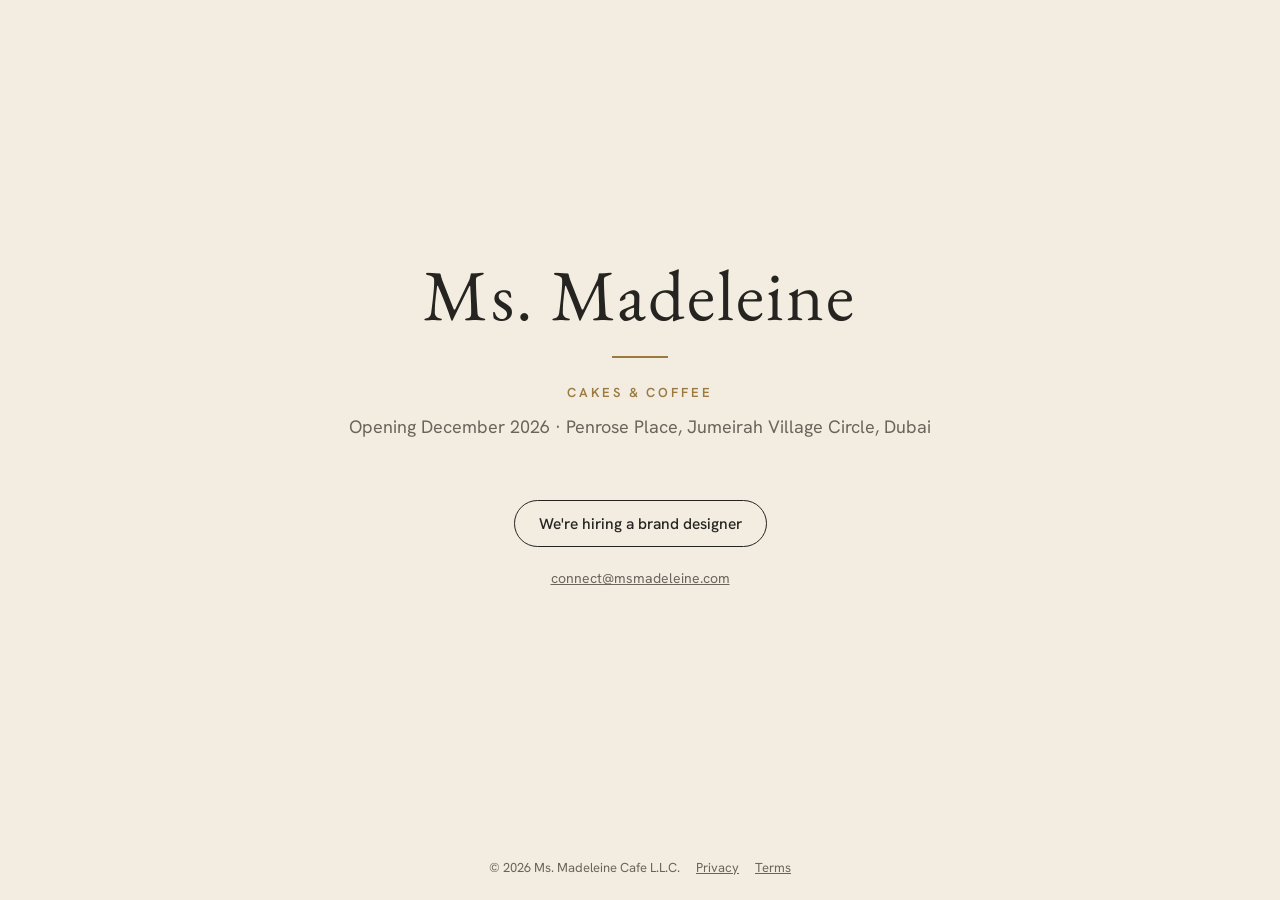
<file: index.html>
<!doctype html>
<html lang="en">
<head>
<meta charset="utf-8">
<meta name="viewport" content="width=device-width, initial-scale=1, viewport-fit=cover">
<title>Ms. Madeleine · Cakes &amp; Coffee · Opening December 2026</title>
<meta name="description" content="Ms. Madeleine, a premium cake shop with coffee, opens at Penrose Place, Jumeirah Village Circle, Dubai, in December 2026.">
<meta property="og:title" content="Ms. Madeleine · Cakes &amp; Coffee">
<meta property="og:description" content="A premium cake shop with coffee, opening December 2026 at Penrose Place, JVC, Dubai.">
<meta property="og:type" content="website">
<meta property="og:url" content="https://msmadeleine.com/">
<meta property="og:image" content="https://msmadeleine.com/assets/og-home.png">
<meta property="og:image:width" content="1200">
<meta property="og:image:height" content="630">
<meta property="og:site_name" content="Ms. Madeleine">
<meta name="twitter:card" content="summary_large_image">
<link rel="canonical" href="https://msmadeleine.com/">
<link rel="icon" href="/favicon.svg" type="image/svg+xml">
<link rel="apple-touch-icon" href="/apple-touch-icon.png">
<meta name="theme-color" content="#F2ECE1">
<link rel="stylesheet" href="/assets/fonts.css">
<style>
*{box-sizing:border-box}
html{-webkit-text-size-adjust:100%;text-size-adjust:100%}
html,body{min-height:100%}
body{margin:0;min-height:100vh;min-height:100dvh;background:#F2ECE1;color:#262420;font-family:'Hanken Grotesk',system-ui,sans-serif;display:flex;flex-direction:column;align-items:center;justify-content:center;text-align:center;padding:40px max(24px,env(safe-area-inset-left)) 24px}
.top{flex:1;display:flex;flex-direction:column;align-items:center;justify-content:center}
.foot{margin-top:40px;font-size:13px;color:#6A655C;display:flex;flex-wrap:wrap;justify-content:center;gap:6px 16px}
.foot a{color:#6A655C}
.name{font-family:'EB Garamond',Garamond,serif;font-size:clamp(44px,8vw,72px);letter-spacing:.03em;line-height:1}
.rule{width:56px;height:2px;background:#9A7A40;margin:26px auto}
.what{font-size:13px;letter-spacing:.22em;text-transform:uppercase;color:#9A7A40;font-weight:600}
.when{margin-top:14px;font-size:18px;color:#6A655C}
.hire{margin-top:44px;display:inline-block;text-decoration:none;color:#262420;border:1px solid #262420;border-radius:999px;padding:12px 24px;font-weight:500;font-size:15.5px}
.hire:hover{background:#FBF8F2}
.mail{margin-top:22px;font-size:14px;color:#6A655C}
.mail a{color:#6A655C}
</style>
</head>
<body>
<div class="top">
<div class="name">Ms. Madeleine</div>
<div class="rule"></div>
<div class="what">Cakes &amp; Coffee</div>
<p class="when">Opening December 2026 · Penrose Place, Jumeirah Village Circle, Dubai</p>
<a class="hire" href="/designer/">We're hiring a brand designer</a>
<p class="mail"><a href="mailto:connect@msmadeleine.com">connect@msmadeleine.com</a></p>
</div>
<div class="foot"><span>© 2026 Ms. Madeleine Cafe L.L.C.</span><a href="/privacy/">Privacy</a><a href="/terms/">Terms</a></div>
</body>
</html>
</file>
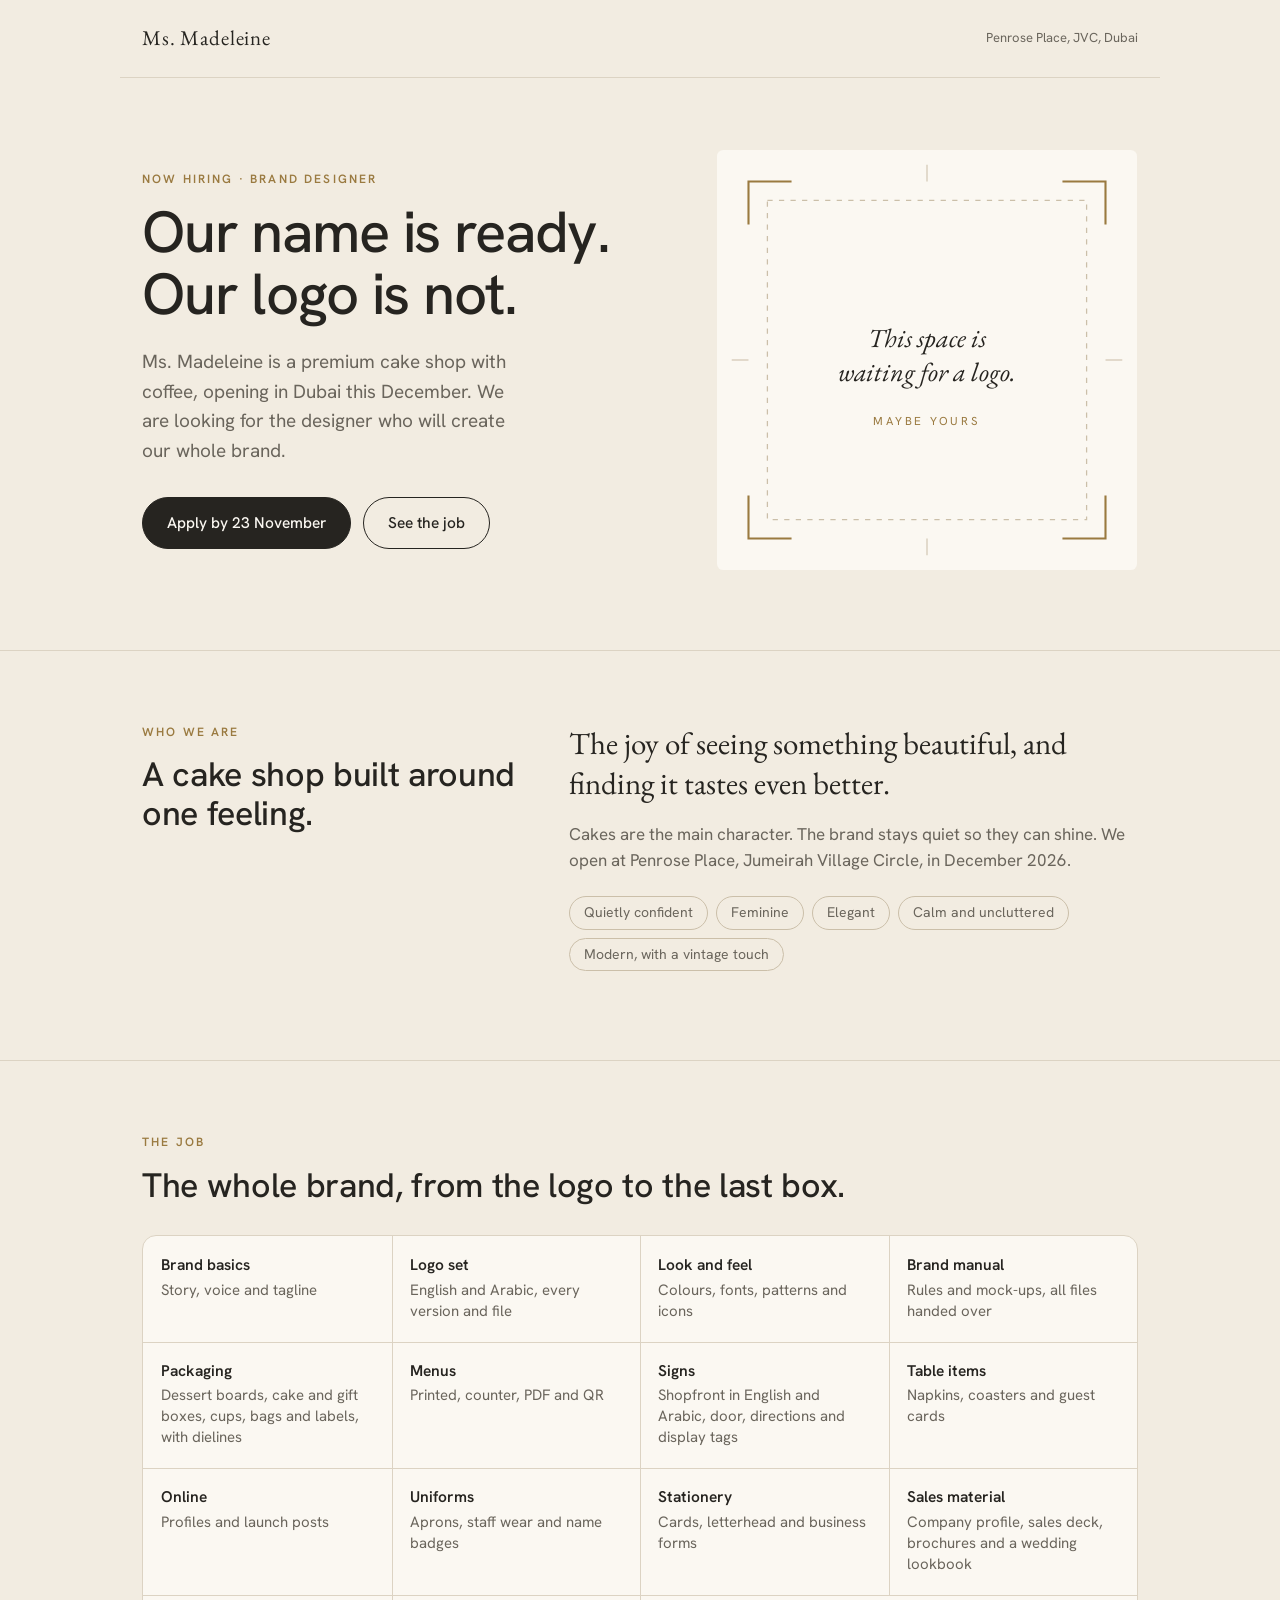
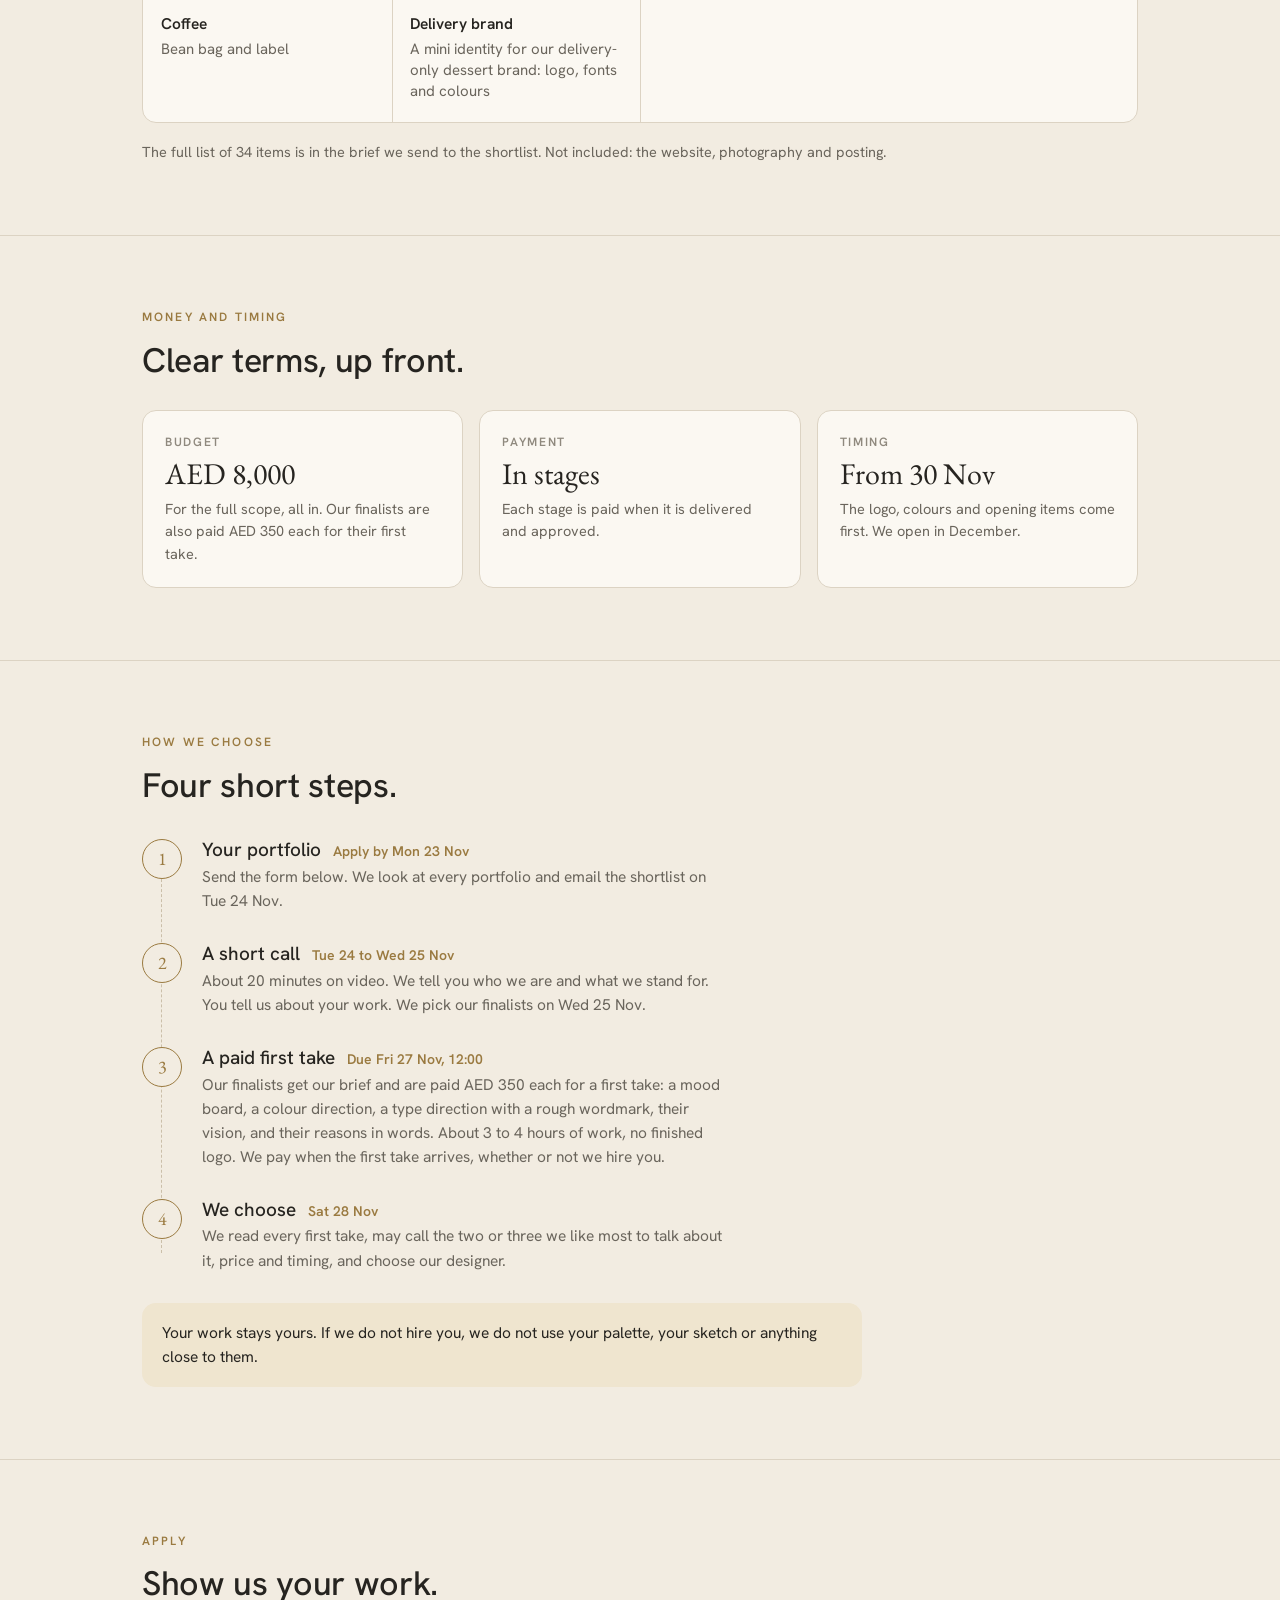
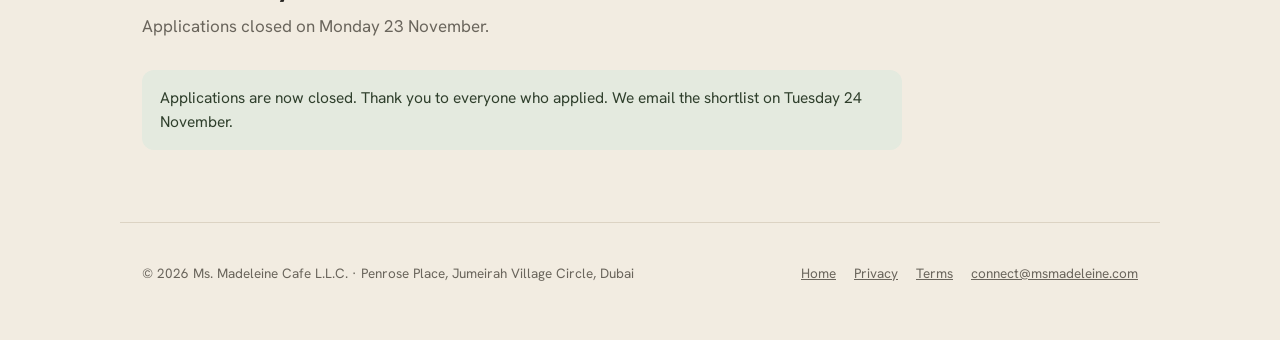
<file: designer/index.html>
<!doctype html>
<html lang="en">
<head>
<meta charset="utf-8">
<meta name="viewport" content="width=device-width, initial-scale=1, viewport-fit=cover">
<title>Ms. Madeleine is looking for its designer</title>
<meta name="description" content="Ms. Madeleine, a premium cake shop with coffee opening in Dubai this December, is looking for the designer who will create its brand and packaging. Budget AED 8,000. Apply by 23 November 2026.">
<meta property="og:title" content="Ms. Madeleine is looking for its designer">
<meta property="og:description" content="Our name is ready. Our logo is not. Apply by 23 November 2026.">
<meta property="og:type" content="website">
<meta property="og:url" content="https://msmadeleine.com/designer/">
<meta property="og:image" content="https://msmadeleine.com/assets/og-designer.png">
<meta property="og:image:width" content="1200">
<meta property="og:image:height" content="630">
<meta property="og:site_name" content="Ms. Madeleine">
<meta name="twitter:card" content="summary_large_image">
<link rel="canonical" href="https://msmadeleine.com/designer/">
<link rel="icon" href="/favicon.svg" type="image/svg+xml">
<link rel="apple-touch-icon" href="/apple-touch-icon.png">
<meta name="theme-color" content="#F2ECE1">
<link rel="stylesheet" href="/assets/fonts.css">
<style>
:root{
  --cream:#F2ECE1;--ivory:#FBF8F2;--ink:#262420;--muted:#6A655C;--faint:#8F897E;
  --line:#DCD3C3;--line2:#CBBFA9;--brass:#9A7A40;--brass-soft:#EFE5CF;--sage:#7D8B76;
  --serif:'EB Garamond',Garamond,'Times New Roman',serif;
  --sans:'Hanken Grotesk',system-ui,-apple-system,'Segoe UI',Roboto,sans-serif;
}
*{box-sizing:border-box}
html{scroll-behavior:smooth;-webkit-text-size-adjust:100%;text-size-adjust:100%}
body{margin:0;-webkit-tap-highlight-color:transparent;background:var(--cream);color:var(--ink);font-family:var(--sans);font-size:17px;line-height:1.55;-webkit-font-smoothing:antialiased}
a{color:inherit}
.wrap{max-width:1040px;margin:0 auto;padding:0 max(22px,env(safe-area-inset-left))}
.label{font-size:12px;letter-spacing:.18em;text-transform:uppercase;color:var(--brass);font-weight:600;margin:0 0 14px}
h1,h2,h3{font-weight:500;margin:0;line-height:1.15}
h2{font-size:clamp(26px,4vw,34px);letter-spacing:-.01em}
p{margin:0}
.muted{color:var(--muted)}
:focus-visible{outline:2px solid var(--brass);outline-offset:3px;border-radius:4px}

/* top bar */
.bar{display:flex;justify-content:space-between;align-items:center;padding-block:22px;border-bottom:1px solid var(--line)}
.name{font-family:var(--serif);font-size:21px;letter-spacing:.04em}
.where{font-size:13px;color:var(--muted)}

/* hero */
.hero{display:grid;grid-template-columns:minmax(0,1.1fr) minmax(0,.9fr);gap:56px;align-items:center;padding-block:72px 80px}
.hero h1{font-size:clamp(36px,5.6vw,58px);letter-spacing:-.02em;line-height:1.06}
.hero .lead{font-size:clamp(17px,2vw,19px);color:var(--muted);margin-top:22px;max-width:34ch}
.cta{display:flex;flex-wrap:wrap;gap:12px;margin-top:32px}
.btn{display:inline-block;text-decoration:none;font-weight:500;font-size:15.5px;padding:13px 24px;border-radius:999px;border:1px solid var(--ink);transition:background .15s,color .15s}
.btn.solid{background:var(--ink);color:var(--ivory)}
.btn.solid:hover{background:#000}
.btn.ghost:hover{background:var(--ivory)}
.frame{width:100%;max-width:420px;justify-self:center}
.frame svg{display:block;width:100%;height:auto}

/* sections */
section{padding:72px 0;border-top:1px solid var(--line)}
.two{display:grid;grid-template-columns:minmax(0,.8fr) minmax(0,1.2fr);gap:48px}
.big{font-family:var(--serif);font-size:clamp(24px,3.2vw,31px);line-height:1.3}
.traits{display:flex;flex-wrap:wrap;gap:8px;margin-top:22px;padding:0;list-style:none}
.traits li{font-size:14px;border:1px solid var(--line2);border-radius:999px;padding:5px 14px;color:var(--muted)}

/* scope */
.scope{display:grid;grid-template-columns:repeat(auto-fill,minmax(210px,1fr));gap:0;background:var(--ivory);border:1px solid var(--line);border-radius:14px;overflow:hidden;margin-top:30px;padding:0;list-style:none}
.scope li{padding:18px 18px 20px;font-size:15px;line-height:1.4;box-shadow:1px 0 0 var(--line),0 1px 0 var(--line)}
.scope b{display:block;font-weight:600;font-size:15.5px;margin-bottom:4px}
.scope span{color:var(--muted)}
.note{margin-top:18px;font-size:14.5px;color:var(--muted)}

/* money */
.facts{display:grid;grid-template-columns:repeat(3,minmax(0,1fr));gap:16px;margin-top:30px}
.fact{background:var(--ivory);border:1px solid var(--line);border-radius:14px;padding:22px}
.fact .k{font-size:12px;letter-spacing:.14em;text-transform:uppercase;color:var(--faint);font-weight:600}
.fact .v{font-family:var(--serif);font-size:30px;margin-top:6px;line-height:1.15}
.fact p{font-size:14.5px;color:var(--muted);margin-top:6px}

/* rounds */
.rounds{list-style:none;padding:0;margin:34px 0 0;position:relative}
.rounds::before{content:"";position:absolute;left:19px;top:20px;bottom:20px;border-left:1px dashed var(--line2)}
.rounds li{position:relative;display:grid;grid-template-columns:40px minmax(0,1fr);gap:20px;padding:0 0 30px}
.rounds li:last-child{padding-bottom:0}
.dot{width:40px;height:40px;border-radius:50%;background:var(--cream);border:1px solid var(--brass);color:var(--brass);display:grid;place-items:center;font-family:var(--serif);font-size:18px;position:relative;z-index:1}
.rounds h3{font-size:19px;display:flex;flex-wrap:wrap;align-items:baseline;gap:4px 12px}
.rounds h3 em{font-style:normal;font-size:14px;color:var(--brass);font-weight:600}
.rounds p{color:var(--muted);margin-top:4px;font-size:15.5px;max-width:58ch}
.keep{margin-top:30px;background:var(--brass-soft);border-radius:14px;padding:18px 20px;font-size:15.5px;max-width:720px}

/* form */
form{margin-top:30px;display:grid;grid-template-columns:1fr 1fr;gap:18px 20px;max-width:760px}
.f{display:flex;flex-direction:column;gap:6px}
.f.full{grid-column:1/-1}
label{font-size:14px;font-weight:600}
label small{font-weight:400;color:var(--faint)}
input,select,textarea{font:inherit;font-size:16px;color:var(--ink);background:var(--ivory);border:1px solid var(--line2);border-radius:10px;padding:12px 14px;width:100%}
textarea{min-height:110px;resize:vertical}
input[type=file]{padding:10px 12px;font-size:15px;cursor:pointer}
input[type=file]::file-selector-button{font:inherit;font-size:14px;border:1px solid var(--line2);background:var(--cream);border-radius:999px;padding:7px 14px;margin-right:12px;cursor:pointer}
.hint{font-size:13px;color:var(--faint)}
.tel{display:flex;gap:8px}
.cc{position:relative;flex:0 0 104px;display:flex;align-items:center;background:var(--ivory);border:1px solid var(--line2);border-radius:10px;padding:12px 30px 12px 14px;font-size:16px}
.cc::after{content:"";position:absolute;right:13px;top:50%;width:7px;height:7px;border-right:1.5px solid var(--muted);border-bottom:1.5px solid var(--muted);transform:translateY(-70%) rotate(45deg);pointer-events:none}
.cc select{position:absolute;inset:0;opacity:0;width:100%;height:100%;cursor:pointer;padding:0;border:0}
.cc:focus-within{border-color:var(--brass);box-shadow:0 0 0 3px var(--brass-soft)}
.tel input{flex:1;min-width:0}
.days input{max-width:240px}
input:focus,select:focus,textarea:focus{outline:none;border-color:var(--brass);box-shadow:0 0 0 3px var(--brass-soft)}
.hp{position:absolute;left:-9999px;width:1px;height:1px;overflow:hidden}
.agree{grid-column:1/-1;display:flex;gap:12px;align-items:flex-start;font-size:14.5px;font-weight:400;line-height:1.45;color:var(--ink);cursor:pointer}
.agree input{flex:none;width:22px;height:22px;margin:1px 0 0;padding:0;accent-color:var(--ink);cursor:pointer}
.agree a{color:var(--ink)}
.trust{grid-column:1/-1;list-style:none;margin:4px 0 0;padding:16px 18px;background:var(--ivory);border:1px solid var(--line);border-radius:12px;display:grid;gap:6px;font-size:14px;color:var(--muted)}
.trust li::before{content:"";display:inline-block;width:6px;height:6px;border-radius:50%;background:var(--brass);margin:0 10px 2px 0}
.send{grid-column:1/-1;display:flex;flex-wrap:wrap;align-items:center;gap:16px;margin-top:6px}
.send button{cursor:pointer;font:inherit;font-weight:500;font-size:16px;background:var(--ink);color:var(--ivory);border:0;border-radius:999px;padding:14px 30px}
.send button:disabled{opacity:.55;cursor:default}
.send p{font-size:13.5px;color:var(--faint);max-width:44ch}
.msg{grid-column:1/-1;border-radius:12px;padding:16px 18px;font-size:15.5px;display:none}
.msg.ok{display:block;background:#E4EADF;color:#2F3F2C}
.msg.err{display:block;background:#F4E1DC;color:#6E2E22}

footer.wrap{padding-block:40px 56px;border-top:1px solid var(--line);font-size:13.5px;color:var(--muted);display:flex;flex-wrap:wrap;justify-content:space-between;gap:10px}
footer a{color:var(--muted)}
.links{display:flex;flex-wrap:wrap;gap:6px 18px}

@media (max-width:820px){
  .hero{grid-template-columns:1fr;gap:26px;padding-block:28px 52px}
  .frame{max-width:230px;order:-1;justify-self:start}
  .two{grid-template-columns:1fr;gap:20px}
  .facts{grid-template-columns:1fr}
  section{padding:56px 0}
  form{grid-template-columns:1fr}
  .where{display:none}
}
@media (max-width:560px){
  body{font-size:16.5px}
  .scope{grid-template-columns:repeat(2,minmax(0,1fr))}
  .scope li{padding:14px 13px 15px;font-size:13.5px}
  .scope b{font-size:14.5px}
  .fact{padding:18px 20px}
  .fact .v{font-size:27px}
  .rounds li{grid-template-columns:34px minmax(0,1fr);gap:14px}
  .dot{width:34px;height:34px;font-size:16px}
  .rounds::before{left:16.5px}
  .btn{padding:13px 20px}
  .send button{width:100%}
  footer{flex-direction:column}
}
@media (prefers-reduced-motion:reduce){html{scroll-behavior:auto}}
</style>
</head>
<body>

<header class="wrap bar">
  <span class="name">Ms. Madeleine</span>
  <span class="where">Penrose Place, JVC, Dubai</span>
</header>

<main>
<div class="wrap hero">
  <div>
    <p class="label">Now hiring · Brand designer</p>
    <h1>Our name is ready.<br>Our logo is not.</h1>
    <p class="lead">Ms. Madeleine is a premium cake shop with coffee, opening in Dubai this December. We are looking for the designer who will create our whole brand.</p>
    <div class="cta">
      <a class="btn solid" href="#apply">Apply by 23 November</a>
      <a class="btn ghost" href="#job">See the job</a>
    </div>
  </div>
  <div class="frame" aria-hidden="true">
    <svg viewBox="0 0 400 400" xmlns="http://www.w3.org/2000/svg">
      <rect x="0" y="0" width="400" height="400" rx="6" fill="#FBF8F2"/>
      <rect x="48" y="48" width="304" height="304" fill="none" stroke="#CBBFA9" stroke-width="1.2" stroke-dasharray="5 6"/>
      <g stroke="#9A7A40" stroke-width="2" fill="none" stroke-linecap="square">
        <path d="M30 70 V30 H70"/><path d="M330 30 H370 V70"/>
        <path d="M370 330 V370 H330"/><path d="M70 370 H30 V330"/>
      </g>
      <g stroke="#CBBFA9" stroke-width="1">
        <line x1="200" y1="14" x2="200" y2="30"/><line x1="200" y1="370" x2="200" y2="386"/>
        <line x1="14" y1="200" x2="30" y2="200"/><line x1="370" y1="200" x2="386" y2="200"/>
      </g>
      <text x="200" y="188" text-anchor="middle" font-family="'EB Garamond',Garamond,serif" font-style="italic" font-size="25" fill="#262420">This space is</text>
      <text x="200" y="220" text-anchor="middle" font-family="'EB Garamond',Garamond,serif" font-style="italic" font-size="25" fill="#262420">waiting for a logo.</text>
      <text x="200" y="262" text-anchor="middle" font-family="'Hanken Grotesk',sans-serif" font-size="11" letter-spacing="2.6" fill="#9A7A40">MAYBE YOURS</text>
    </svg>
  </div>
</div>

<section>
  <div class="wrap two">
    <div><p class="label">Who we are</p><h2>A cake shop built around one feeling.</h2></div>
    <div>
      <p class="big">The joy of seeing something beautiful, and finding it tastes even better.</p>
      <p class="muted" style="margin-top:18px">Cakes are the main character. The brand stays quiet so they can shine. We open at Penrose Place, Jumeirah Village Circle, in December 2026.</p>
      <ul class="traits"><li>Quietly confident</li><li>Feminine</li><li>Elegant</li><li>Calm and uncluttered</li><li>Modern, with a vintage touch</li></ul>
    </div>
  </div>
</section>

<section id="job">
  <div class="wrap">
    <p class="label">The job</p>
    <h2>The whole brand, from the logo to the last box.</h2>
    <ul class="scope">
      <li><b>Brand basics</b><span>Story, voice and tagline</span></li>
      <li><b>Logo set</b><span>English and Arabic, every version and file</span></li>
      <li><b>Look and feel</b><span>Colours, fonts, patterns and icons</span></li>
      <li><b>Brand manual</b><span>Rules and mock-ups, all files handed over</span></li>
      <li><b>Packaging</b><span>Dessert boards, cake and gift boxes, cups, bags and labels, with dielines</span></li>
      <li><b>Menus</b><span>Printed, counter, PDF and QR</span></li>
      <li><b>Signs</b><span>Shopfront in English and Arabic, door, directions and display tags</span></li>
      <li><b>Table items</b><span>Napkins, coasters and guest cards</span></li>
      <li><b>Online</b><span>Profiles and launch posts</span></li>
      <li><b>Uniforms</b><span>Aprons, staff wear and name badges</span></li>
      <li><b>Stationery</b><span>Cards, letterhead and business forms</span></li>
      <li><b>Sales material</b><span>Company profile, sales deck, brochures and a wedding lookbook</span></li>
      <li><b>Coffee</b><span>Bean bag and label</span></li>
      <li><b>Delivery brand</b><span>A mini identity for our delivery-only dessert brand: logo, fonts and colours</span></li>
    </ul>
    <p class="note">The full list of 34 items is in the brief we send to the shortlist. Not included: the website, photography and posting.</p>
  </div>
</section>

<section>
  <div class="wrap">
    <p class="label">Money and timing</p>
    <h2>Clear terms, up front.</h2>
    <div class="facts">
      <div class="fact"><div class="k">Budget</div><div class="v">AED 8,000</div><p>For the full scope, all in. Our finalists are also paid AED 350 each for their first take.</p></div>
      <div class="fact"><div class="k">Payment</div><div class="v">In stages</div><p>Each stage is paid when it is delivered and approved.</p></div>
      <div class="fact"><div class="k">Timing</div><div class="v">From 30 Nov</div><p>The logo, colours and opening items come first. We open in December.</p></div>
    </div>
  </div>
</section>

<section>
  <div class="wrap">
    <p class="label">How we choose</p>
    <h2>Four short steps.</h2>
    <ol class="rounds">
      <li><span class="dot">1</span><div><h3>Your portfolio <em>Apply by Mon 23 Nov</em></h3><p>Send the form below. We look at every portfolio and email the shortlist on Tue 24 Nov.</p></div></li>
      <li><span class="dot">2</span><div><h3>A short call <em>Tue 24 to Wed 25 Nov</em></h3><p>About 20 minutes on video. We tell you who we are and what we stand for. You tell us about your work. We pick our finalists on Wed 25 Nov.</p></div></li>
      <li><span class="dot">3</span><div><h3>A paid first take <em>Due Fri 27 Nov, 12:00</em></h3><p>Our finalists get our brief and are paid AED 350 each for a first take: a mood board, a colour direction, a type direction with a rough wordmark, their vision, and their reasons in words. About 3 to 4 hours of work, no finished logo. We pay when the first take arrives, whether or not we hire you.</p></div></li>
      <li><span class="dot">4</span><div><h3>We choose <em>Sat 28 Nov</em></h3><p>We read every first take, may call the two or three we like most to talk about it, price and timing, and choose our designer.</p></div></li>
    </ol>
    <p class="keep">Your work stays yours. If we do not hire you, we do not use your palette, your sketch or anything close to them.</p>
  </div>
</section>

<section id="apply">
  <div class="wrap">
    <p class="label">Apply</p>
    <h2>Show us your work.</h2>
    <p class="muted" style="margin-top:10px" id="closeline">Applications close on Monday 23 November at 11:59 pm, Dubai time.</p>

    <form id="form" novalidate>
      <div class="hp" aria-hidden="true"><label for="hp">Leave this empty</label><input type="text" id="hp" name="_honey" tabindex="-1" autocomplete="off"></div>

      <div class="f"><label for="name">Your name</label><input id="name" name="Name" type="text" autocomplete="name" required></div>
      <div class="f"><label for="email">Email</label><input id="email" name="email" type="email" autocomplete="email" required></div>
      <div class="f"><label for="wa">WhatsApp number <small>(optional)</small></label><div class="tel"><div class="cc"><span id="ccv" aria-hidden="true">+971</span><select id="cc" name="Country code" aria-label="Country code"><option value="971" selected>United Arab Emirates (+971)</option><option value="966">Saudi Arabia (+966)</option><option value="91">India (+91)</option><option value="92">Pakistan (+92)</option><option disabled>──────────</option><option value="93">Afghanistan (+93)</option><option value="355">Albania (+355)</option><option value="213">Algeria (+213)</option><option value="1">American Samoa (+1)</option><option value="376">Andorra (+376)</option><option value="244">Angola (+244)</option><option value="1">Anguilla (+1)</option><option value="1">Antigua and Barbuda (+1)</option><option value="54">Argentina (+54)</option><option value="374">Armenia (+374)</option><option value="297">Aruba (+297)</option><option value="247">Ascension Island (+247)</option><option value="61">Australia (+61)</option><option value="43">Austria (+43)</option><option value="994">Azerbaijan (+994)</option><option value="1">Bahamas (+1)</option><option value="973">Bahrain (+973)</option><option value="880">Bangladesh (+880)</option><option value="1">Barbados (+1)</option><option value="375">Belarus (+375)</option><option value="32">Belgium (+32)</option><option value="501">Belize (+501)</option><option value="229">Benin (+229)</option><option value="1">Bermuda (+1)</option><option value="975">Bhutan (+975)</option><option value="591">Bolivia (+591)</option><option value="387">Bosnia and Herzegovina (+387)</option><option value="267">Botswana (+267)</option><option value="55">Brazil (+55)</option><option value="246">British Indian Ocean Territory (+246)</option><option value="1">British Virgin Islands (+1)</option><option value="673">Brunei (+673)</option><option value="359">Bulgaria (+359)</option><option value="226">Burkina Faso (+226)</option><option value="257">Burundi (+257)</option><option value="238">Cabo Verde (+238)</option><option value="855">Cambodia (+855)</option><option value="237">Cameroon (+237)</option><option value="1">Canada (+1)</option><option value="599">Caribbean Netherlands (+599)</option><option value="1">Cayman Islands (+1)</option><option value="236">Central African Republic (+236)</option><option value="235">Chad (+235)</option><option value="56">Chile (+56)</option><option value="86">China (+86)</option><option value="61">Christmas Island (+61)</option><option value="61">Cocos (Keeling) Islands (+61)</option><option value="57">Colombia (+57)</option><option value="269">Comoros (+269)</option><option value="242">Congo (+242)</option><option value="682">Cook Islands (+682)</option><option value="506">Costa Rica (+506)</option><option value="385">Croatia (+385)</option><option value="53">Cuba (+53)</option><option value="599">Curaçao (+599)</option><option value="357">Cyprus (+357)</option><option value="420">Czechia (+420)</option><option value="225">Côte d&#x27;Ivoire (+225)</option><option value="243">DR Congo (+243)</option><option value="45">Denmark (+45)</option><option value="253">Djibouti (+253)</option><option value="1">Dominica (+1)</option><option value="1">Dominican Republic (+1)</option><option value="593">Ecuador (+593)</option><option value="20">Egypt (+20)</option><option value="503">El Salvador (+503)</option><option value="240">Equatorial Guinea (+240)</option><option value="291">Eritrea (+291)</option><option value="372">Estonia (+372)</option><option value="268">Eswatini (+268)</option><option value="251">Ethiopia (+251)</option><option value="500">Falkland Islands (+500)</option><option value="298">Faroe Islands (+298)</option><option value="679">Fiji (+679)</option><option value="358">Finland (+358)</option><option value="33">France (+33)</option><option value="594">French Guiana (+594)</option><option value="689">French Polynesia (+689)</option><option value="241">Gabon (+241)</option><option value="220">Gambia (+220)</option><option value="995">Georgia (+995)</option><option value="49">Germany (+49)</option><option value="233">Ghana (+233)</option><option value="350">Gibraltar (+350)</option><option value="30">Greece (+30)</option><option value="299">Greenland (+299)</option><option value="1">Grenada (+1)</option><option value="590">Guadeloupe (+590)</option><option value="1">Guam (+1)</option><option value="502">Guatemala (+502)</option><option value="44">Guernsey (+44)</option><option value="224">Guinea (+224)</option><option value="245">Guinea-Bissau (+245)</option><option value="592">Guyana (+592)</option><option value="509">Haiti (+509)</option><option value="504">Honduras (+504)</option><option value="852">Hong Kong (+852)</option><option value="36">Hungary (+36)</option><option value="354">Iceland (+354)</option><option value="91">India (+91)</option><option value="62">Indonesia (+62)</option><option value="98">Iran (+98)</option><option value="964">Iraq (+964)</option><option value="353">Ireland (+353)</option><option value="44">Isle of Man (+44)</option><option value="972">Israel (+972)</option><option value="39">Italy (+39)</option><option value="1">Jamaica (+1)</option><option value="81">Japan (+81)</option><option value="44">Jersey (+44)</option><option value="962">Jordan (+962)</option><option value="7">Kazakhstan (+7)</option><option value="254">Kenya (+254)</option><option value="686">Kiribati (+686)</option><option value="383">Kosovo (+383)</option><option value="965">Kuwait (+965)</option><option value="996">Kyrgyzstan (+996)</option><option value="856">Laos (+856)</option><option value="371">Latvia (+371)</option><option value="961">Lebanon (+961)</option><option value="266">Lesotho (+266)</option><option value="231">Liberia (+231)</option><option value="218">Libya (+218)</option><option value="423">Liechtenstein (+423)</option><option value="370">Lithuania (+370)</option><option value="352">Luxembourg (+352)</option><option value="853">Macau (+853)</option><option value="261">Madagascar (+261)</option><option value="265">Malawi (+265)</option><option value="60">Malaysia (+60)</option><option value="960">Maldives (+960)</option><option value="223">Mali (+223)</option><option value="356">Malta (+356)</option><option value="692">Marshall Islands (+692)</option><option value="596">Martinique (+596)</option><option value="222">Mauritania (+222)</option><option value="230">Mauritius (+230)</option><option value="262">Mayotte (+262)</option><option value="52">Mexico (+52)</option><option value="691">Micronesia (+691)</option><option value="373">Moldova (+373)</option><option value="377">Monaco (+377)</option><option value="976">Mongolia (+976)</option><option value="382">Montenegro (+382)</option><option value="1">Montserrat (+1)</option><option value="212">Morocco (+212)</option><option value="258">Mozambique (+258)</option><option value="95">Myanmar (+95)</option><option value="264">Namibia (+264)</option><option value="674">Nauru (+674)</option><option value="977">Nepal (+977)</option><option value="31">Netherlands (+31)</option><option value="687">New Caledonia (+687)</option><option value="64">New Zealand (+64)</option><option value="505">Nicaragua (+505)</option><option value="227">Niger (+227)</option><option value="234">Nigeria (+234)</option><option value="683">Niue (+683)</option><option value="672">Norfolk Island (+672)</option><option value="850">North Korea (+850)</option><option value="389">North Macedonia (+389)</option><option value="1">Northern Mariana Islands (+1)</option><option value="47">Norway (+47)</option><option value="968">Oman (+968)</option><option value="92">Pakistan (+92)</option><option value="680">Palau (+680)</option><option value="970">Palestine (+970)</option><option value="507">Panama (+507)</option><option value="675">Papua New Guinea (+675)</option><option value="595">Paraguay (+595)</option><option value="51">Peru (+51)</option><option value="63">Philippines (+63)</option><option value="48">Poland (+48)</option><option value="351">Portugal (+351)</option><option value="1">Puerto Rico (+1)</option><option value="974">Qatar (+974)</option><option value="40">Romania (+40)</option><option value="7">Russia (+7)</option><option value="250">Rwanda (+250)</option><option value="262">Réunion (+262)</option><option value="590">Saint Barthélemy (+590)</option><option value="290">Saint Helena (+290)</option><option value="1">Saint Kitts and Nevis (+1)</option><option value="1">Saint Lucia (+1)</option><option value="590">Saint Martin (+590)</option><option value="508">Saint Pierre and Miquelon (+508)</option><option value="1">Saint Vincent (+1)</option><option value="685">Samoa (+685)</option><option value="378">San Marino (+378)</option><option value="239">Sao Tome and Principe (+239)</option><option value="966">Saudi Arabia (+966)</option><option value="221">Senegal (+221)</option><option value="381">Serbia (+381)</option><option value="248">Seychelles (+248)</option><option value="232">Sierra Leone (+232)</option><option value="65">Singapore (+65)</option><option value="1">Sint Maarten (+1)</option><option value="421">Slovakia (+421)</option><option value="386">Slovenia (+386)</option><option value="677">Solomon Islands (+677)</option><option value="252">Somalia (+252)</option><option value="27">South Africa (+27)</option><option value="82">South Korea (+82)</option><option value="211">South Sudan (+211)</option><option value="34">Spain (+34)</option><option value="94">Sri Lanka (+94)</option><option value="249">Sudan (+249)</option><option value="597">Suriname (+597)</option><option value="47">Svalbard and Jan Mayen (+47)</option><option value="46">Sweden (+46)</option><option value="41">Switzerland (+41)</option><option value="963">Syria (+963)</option><option value="886">Taiwan (+886)</option><option value="992">Tajikistan (+992)</option><option value="255">Tanzania (+255)</option><option value="66">Thailand (+66)</option><option value="670">Timor-Leste (+670)</option><option value="228">Togo (+228)</option><option value="690">Tokelau (+690)</option><option value="676">Tonga (+676)</option><option value="1">Trinidad and Tobago (+1)</option><option value="290">Tristan da Cunha (+290)</option><option value="216">Tunisia (+216)</option><option value="993">Turkmenistan (+993)</option><option value="1">Turks and Caicos Islands (+1)</option><option value="688">Tuvalu (+688)</option><option value="90">Türkiye (+90)</option><option value="1">US Virgin Islands (+1)</option><option value="256">Uganda (+256)</option><option value="380">Ukraine (+380)</option><option value="971">United Arab Emirates (+971)</option><option value="44">United Kingdom (+44)</option><option value="1">United States (+1)</option><option value="598">Uruguay (+598)</option><option value="998">Uzbekistan (+998)</option><option value="678">Vanuatu (+678)</option><option value="39">Vatican City (+39)</option><option value="58">Venezuela (+58)</option><option value="84">Vietnam (+84)</option><option value="681">Wallis and Futuna (+681)</option><option value="212">Western Sahara (+212)</option><option value="967">Yemen (+967)</option><option value="260">Zambia (+260)</option><option value="263">Zimbabwe (+263)</option><option value="358">Åland Islands (+358)</option></select></div><input id="wa" name="WhatsApp" type="tel" inputmode="numeric" autocomplete="tel-national" placeholder="512345678" data-msg="Please check your WhatsApp number: digits only, without the country code."></div></div>
      <div class="f"><label for="based">Where are you based?</label>
        <select id="based" name="Based in" required data-msg="Please choose where you are based.">
          <option value="" selected disabled>Choose one</option>
          <option>Dubai</option><option>Elsewhere in the UAE</option><option>Outside the UAE</option>
        </select></div>
      <div class="f full"><label for="portfolio">Portfolio link <small>Behance, Instagram or your own site</small></label><input id="portfolio" name="Portfolio" type="text" inputmode="url" data-url placeholder="behance.net/yourname"></div>
      <div class="f full"><label for="pdf">Or upload a PDF portfolio <small>(up to 10 MB)</small></label><input id="pdf" name="pdf" type="file" accept="application/pdf,.pdf"><small class="hint">Send a link, a PDF, or both.</small></div>
      <div class="f full"><label for="ids">Two full brand identities you made, with packaging <small>(links, or page numbers in your PDF)</small></label><textarea id="ids" name="Brand identities" maxlength="380" rows="2" required data-msg="Please add two full brand identities you made: links, or page numbers in your PDF." placeholder="behance.net/yourname/project-one&#10;behance.net/yourname/project-two" style="min-height:76px"></textarea></div>
      <div class="f full"><label for="arabic">Have you designed Arabic or bilingual logos?</label>
        <select id="arabic" name="Arabic logos" required data-msg="Please tell us if you have designed Arabic or bilingual logos.">
          <option value="" selected disabled>Choose one</option>
          <option>Yes</option><option>Some Arabic type, but no full logo</option><option>No</option>
        </select></div>
      <div class="f full days"><label for="days">Days you need from start to the final logo set</label><input id="days" name="Days to final logo set" type="number" inputmode="numeric" min="1" max="90" required data-msg="Please enter the days you need, from 1 to 90."></div>
      <div class="f full"><label for="note">Anything we should know? <small>(optional)</small></label><textarea id="note" name="Note" maxlength="550"></textarea></div>

      <label class="agree" for="agree"><input id="agree" name="Agreed to privacy policy" type="checkbox" value="Yes" required data-msg="Please tick the box to agree to the Privacy Policy."><span>I agree to the <a href="/privacy/" target="_blank" rel="noopener">Privacy Policy</a>. Ms. Madeleine may use my details for this hiring round only.</span></label>
      <ul class="trust"><li>We never ask applicants to pay anything. Our finalists are paid AED 350 each for their first take.</li><li>We only write to you from connect@msmadeleine.com.</li><li>Your work stays yours unless we hire you.</li></ul>
      <div class="msg" id="msg" role="status" aria-live="polite"></div>
      <div class="send"><button type="submit" id="btn">Send my application</button></div>
    </form>
  </div>
</section>
</main>

<footer class="wrap">
  <span>© 2026 Ms. Madeleine Cafe L.L.C. · Penrose Place, Jumeirah Village Circle, Dubai</span>
  <span class="links"><a href="/">Home</a><a href="/privacy/">Privacy</a><a href="/terms/">Terms</a><a href="mailto:connect@msmadeleine.com">connect@msmadeleine.com</a></span>
</footer>

<script>
(function(){
  var CLOSES=Date.parse('2026-11-24T00:00:00+04:00');
  if(Date.now()>=CLOSES){var f0=document.getElementById('form');f0.innerHTML='<p class="msg ok" style="display:block;grid-column:1/-1">Applications are now closed. Thank you to everyone who applied. We email the shortlist on Tuesday 24 November.</p>';document.getElementById('closeline').textContent='Applications closed on Monday 23 November.';return;}
  var ENDPOINT='https://script.google.com/macros/s/AKfycbydJSNlwbqfOIjvgabwbw1klf0avX08liv5uNvgxDrz6mSyfhEbxcTLjNL5MRCp6wjV/exec';
  var MAX=10*1024*1024;
  var form=document.getElementById('form'),btn=document.getElementById('btn'),msg=document.getElementById('msg');
  var ERR={too_big:'Your PDF is over 10 MB. Please send a smaller file or a link.',not_pdf:'Please upload a PDF file.',portfolio:'Please add a portfolio link or upload a PDF.',consent:'Please tick the box to agree to the Privacy Policy.',missing:'Please check your name and email.'};
  function show(t,ok){msg.textContent=t;msg.className='msg '+(ok?'ok':'err');}
  function val(id){var el=document.getElementById(id);return el?String(el.value||'').trim():'';}
  function readPdf(f){return new Promise(function(res,rej){var r=new FileReader();r.onload=function(){res(String(r.result).split(',')[1]||'');};r.onerror=rej;r.readAsDataURL(f);});}
  var cc=document.getElementById('cc'),ccv=document.getElementById('ccv');
  cc.addEventListener('change',function(){ccv.textContent='+'+cc.value;});
  form.addEventListener('reset',function(){setTimeout(function(){ccv.textContent='+'+cc.value;},0);});
  function waNumber(){return val('wa').replace(/\D/g,'').replace(/^0+/,'');}
  form.addEventListener('submit',async function(e){
    e.preventDefault();
    [].slice.call(form.querySelectorAll('[data-url]')).forEach(function(el){var v=el.value.trim();if(v&&!/^https?:\/\//i.test(v))el.value='https://'+v;});
    var bad=[].slice.call(form.querySelectorAll('[required]')).filter(function(el){return !el.checkValidity();});
    if(bad.length){bad[0].focus();show(bad[0].dataset.msg||('Please fill in '+bad[0].labels[0].childNodes[0].textContent.trim().toLowerCase()+' correctly.'),false);return;}
    var wn=waNumber();
    if(val('wa')&&(wn.length<6||wn.length>14)){document.getElementById('wa').focus();show(document.getElementById('wa').dataset.msg,false);return;}
    var file=(document.getElementById('pdf').files||[])[0],link=val('portfolio');
    if(!link&&!file){document.getElementById('portfolio').focus();show(ERR.portfolio,false);return;}
    if(file){if(file.size>MAX){show(ERR.too_big,false);return;}if(!/\.pdf$/i.test(file.name)&&file.type!=='application/pdf'){show(ERR.not_pdf,false);return;}}
    msg.className='msg';btn.disabled=true;btn.textContent=file?'Uploading your PDF...':'Sending...';
    try{
      var data={_honey:val('hp'),name:val('name'),email:val('email'),whatsapp:wn?('+'+cc.value+' '+wn):'',based:val('based'),portfolio:link,food:val('ids'),days:val('days'),note:'Arabic logos: '+val('arabic')+(val('note')?' · '+val('note'):''),agree:document.getElementById('agree').checked?'Yes':''};
      if(file){data.pdf={name:file.name,data:await readPdf(file)};}
      var r=await fetch(ENDPOINT,{method:'POST',body:JSON.stringify(data)});
      var j=await r.json();
      if(!j.ok)throw new Error(j.error||'failed');
      form.reset();btn.textContent='Sent';
      show('Thank you. Your application is in (ref '+j.ref+'). We will email the shortlist on Tuesday 24 November from connect@msmadeleine.com. If you do not see it, check Promotions and Spam.',true);
    }catch(err){
      btn.disabled=false;btn.textContent='Send my application';
      show(ERR[err.message]||'Something went wrong. Please try again, or email your portfolio to connect@msmadeleine.com.',false);
    }
  });
})();
</script>
</body>
</html>
</file>
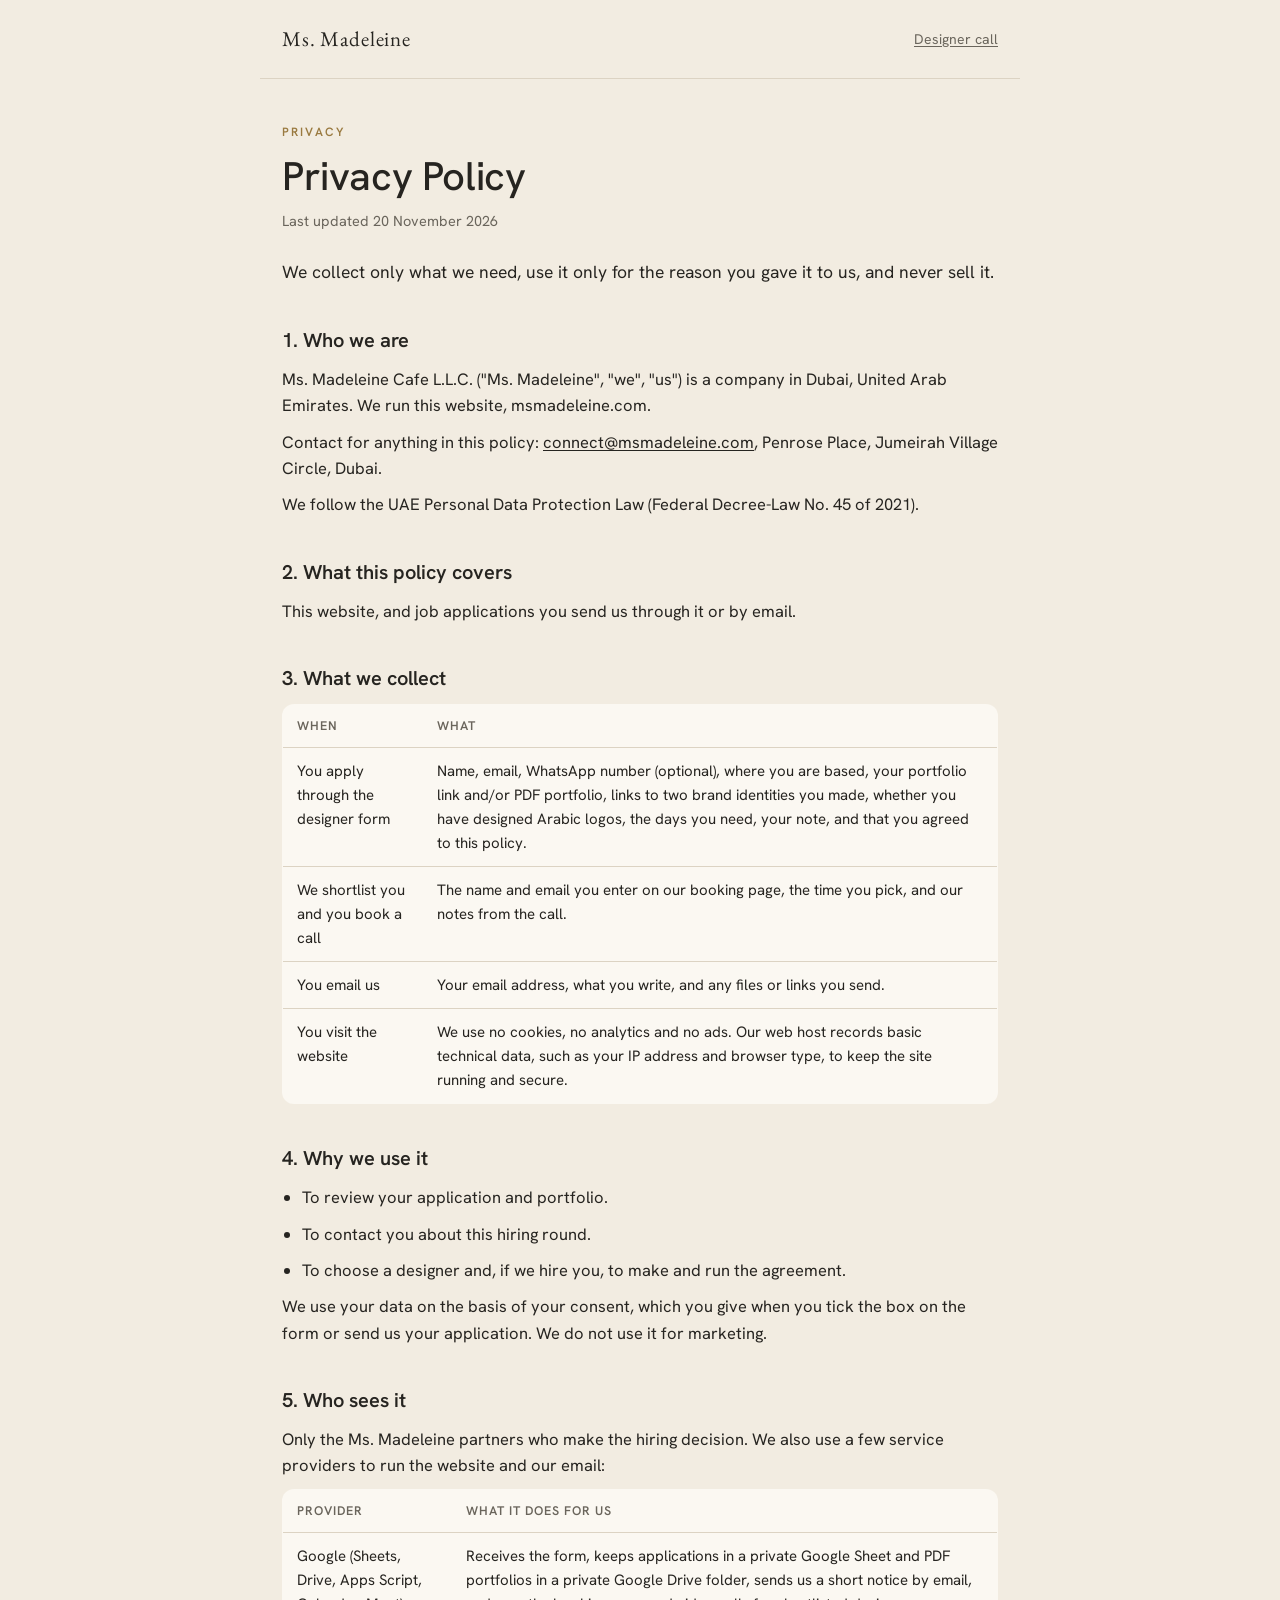
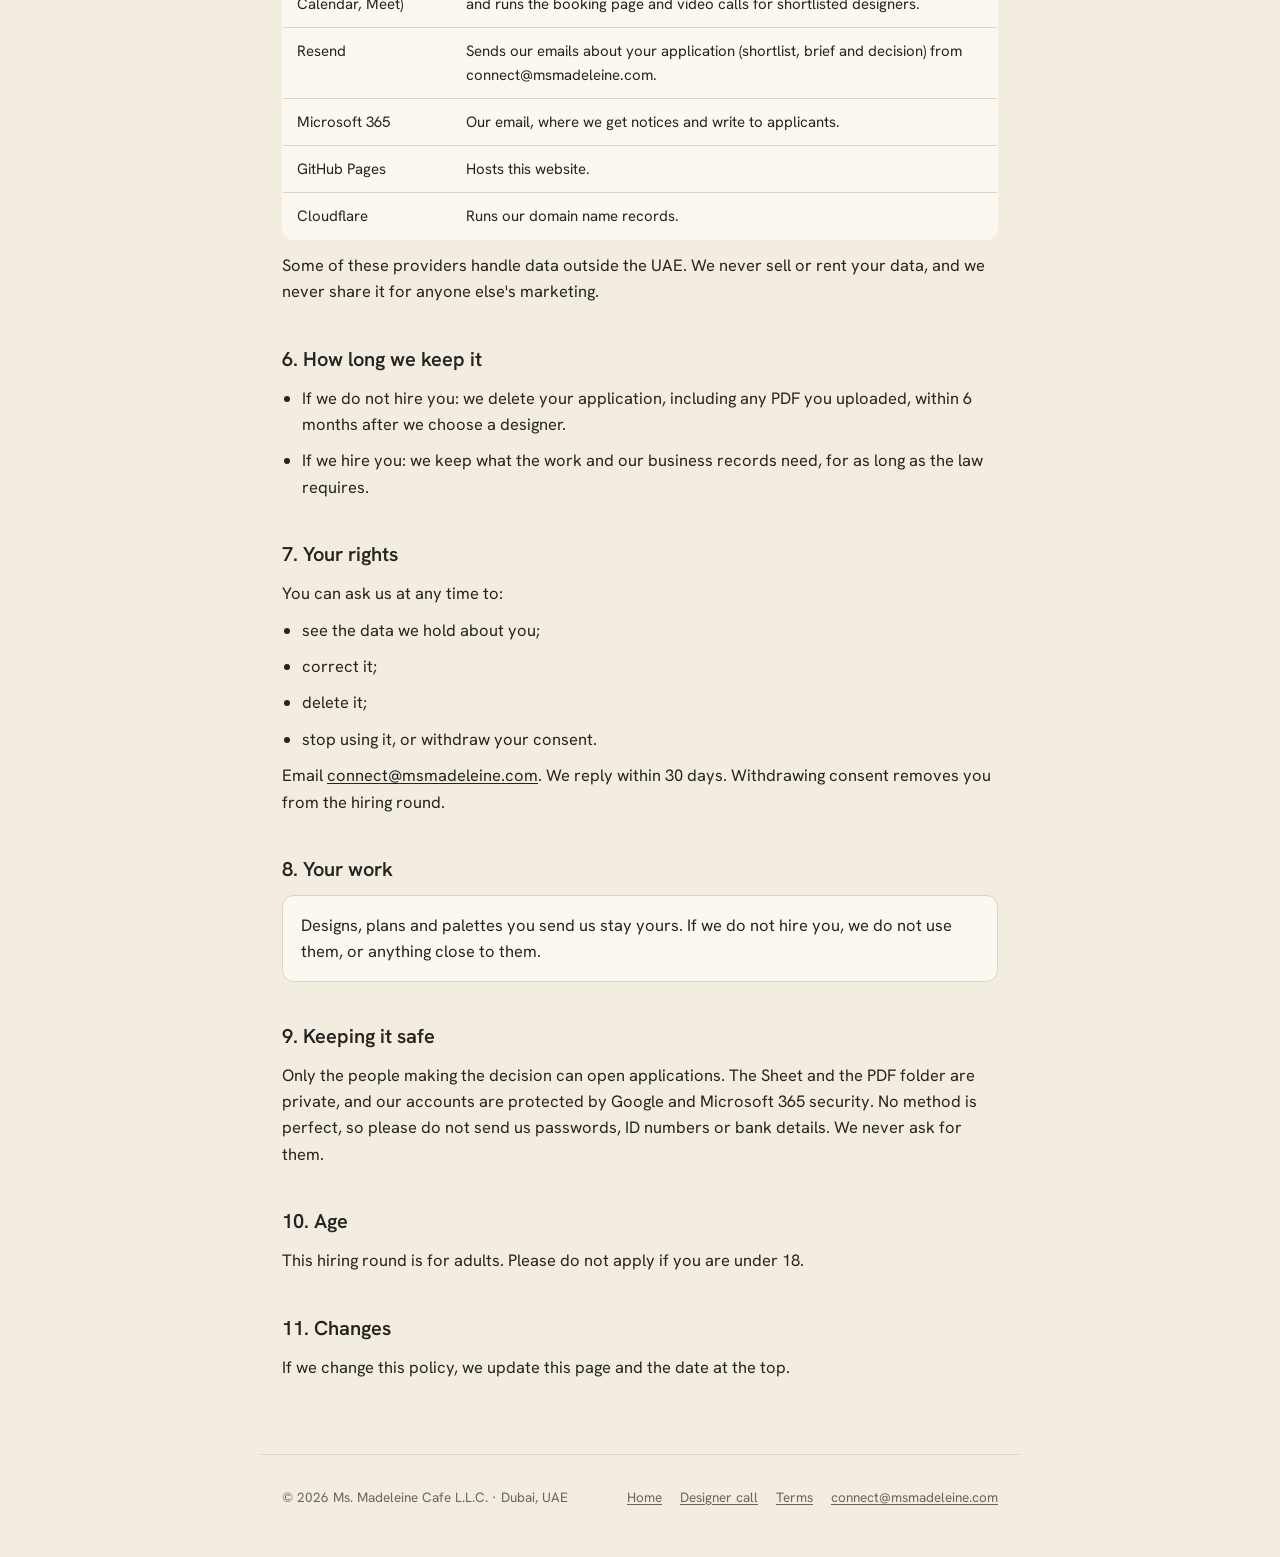
<file: privacy/index.html>
<!doctype html>
<html lang="en">
<head>
<meta charset="utf-8">
<meta name="viewport" content="width=device-width, initial-scale=1, viewport-fit=cover">
<title>Privacy Policy · Ms. Madeleine</title>
<meta name="description" content="How Ms. Madeleine collects, uses and protects personal data on msmadeleine.com and in job applications.">
<link rel="canonical" href="https://msmadeleine.com/privacy/">
<link rel="icon" href="/favicon.svg" type="image/svg+xml">
<link rel="apple-touch-icon" href="/apple-touch-icon.png">
<meta name="theme-color" content="#F2ECE1">
<link rel="stylesheet" href="/assets/fonts.css">
<link rel="stylesheet" href="/assets/page.css">
</head>
<body>
<header class="wrap bar"><a class="name" href="/">Ms. Madeleine</a><a class="back" href="/designer/">Designer call</a></header>
<main class="wrap">
<p class="label">Privacy</p>
<h1>Privacy Policy</h1>
<p class="date">Last updated 20 November 2026</p>

<p class="lead">We collect only what we need, use it only for the reason you gave it to us, and never sell it.</p>

<h2>1. Who we are</h2>
<p>Ms. Madeleine Cafe L.L.C. ("Ms. Madeleine", "we", "us") is a company in Dubai, United Arab Emirates. We run this website, msmadeleine.com.</p>
<p>Contact for anything in this policy: <a href="mailto:connect@msmadeleine.com">connect@msmadeleine.com</a>, Penrose Place, Jumeirah Village Circle, Dubai.</p>
<p>We follow the UAE Personal Data Protection Law (Federal Decree-Law No. 45 of 2021).</p>

<h2>2. What this policy covers</h2>
<p>This website, and job applications you send us through it or by email.</p>

<h2>3. What we collect</h2>
<table>
<thead><tr><th>When</th><th>What</th></tr></thead>
<tbody>
<tr><td>You apply through the designer form</td><td>Name, email, WhatsApp number (optional), where you are based, your portfolio link and/or PDF portfolio, links to two brand identities you made, whether you have designed Arabic logos, the days you need, your note, and that you agreed to this policy.</td></tr>
<tr><td>We shortlist you and you book a call</td><td>The name and email you enter on our booking page, the time you pick, and our notes from the call.</td></tr>
<tr><td>You email us</td><td>Your email address, what you write, and any files or links you send.</td></tr>
<tr><td>You visit the website</td><td>We use no cookies, no analytics and no ads. Our web host records basic technical data, such as your IP address and browser type, to keep the site running and secure.</td></tr>
</tbody>
</table>

<h2>4. Why we use it</h2>
<ul>
<li>To review your application and portfolio.</li>
<li>To contact you about this hiring round.</li>
<li>To choose a designer and, if we hire you, to make and run the agreement.</li>
</ul>
<p>We use your data on the basis of your consent, which you give when you tick the box on the form or send us your application. We do not use it for marketing.</p>

<h2>5. Who sees it</h2>
<p>Only the Ms. Madeleine partners who make the hiring decision. We also use a few service providers to run the website and our email:</p>
<table>
<thead><tr><th>Provider</th><th>What it does for us</th></tr></thead>
<tbody>
<tr><td>Google (Sheets, Drive, Apps Script, Calendar, Meet)</td><td>Receives the form, keeps applications in a private Google Sheet and PDF portfolios in a private Google Drive folder, sends us a short notice by email, and runs the booking page and video calls for shortlisted designers.</td></tr>
<tr><td>Resend</td><td>Sends our emails about your application (shortlist, brief and decision) from connect@msmadeleine.com.</td></tr>
<tr><td>Microsoft 365</td><td>Our email, where we get notices and write to applicants.</td></tr>
<tr><td>GitHub Pages</td><td>Hosts this website.</td></tr>
<tr><td>Cloudflare</td><td>Runs our domain name records.</td></tr>
</tbody>
</table>
<p>Some of these providers handle data outside the UAE. We never sell or rent your data, and we never share it for anyone else's marketing.</p>

<h2>6. How long we keep it</h2>
<ul>
<li>If we do not hire you: we delete your application, including any PDF you uploaded, within 6 months after we choose a designer.</li>
<li>If we hire you: we keep what the work and our business records need, for as long as the law requires.</li>
</ul>

<h2>7. Your rights</h2>
<p>You can ask us at any time to:</p>
<ul>
<li>see the data we hold about you;</li>
<li>correct it;</li>
<li>delete it;</li>
<li>stop using it, or withdraw your consent.</li>
</ul>
<p>Email <a href="mailto:connect@msmadeleine.com">connect@msmadeleine.com</a>. We reply within 30 days. Withdrawing consent removes you from the hiring round.</p>

<h2>8. Your work</h2>
<div class="box">Designs, plans and palettes you send us stay yours. If we do not hire you, we do not use them, or anything close to them.</div>

<h2>9. Keeping it safe</h2>
<p>Only the people making the decision can open applications. The Sheet and the PDF folder are private, and our accounts are protected by Google and Microsoft 365 security. No method is perfect, so please do not send us passwords, ID numbers or bank details. We never ask for them.</p>

<h2>10. Age</h2>
<p>This hiring round is for adults. Please do not apply if you are under 18.</p>

<h2>11. Changes</h2>
<p>If we change this policy, we update this page and the date at the top.</p>
</main>
<footer class="wrap">
  <span>© 2026 Ms. Madeleine Cafe L.L.C. · Dubai, UAE</span>
  <span class="links"><a href="/">Home</a><a href="/designer/">Designer call</a><a href="/terms/">Terms</a><a href="mailto:connect@msmadeleine.com">connect@msmadeleine.com</a></span>
</footer>
</body>
</html>
</file>
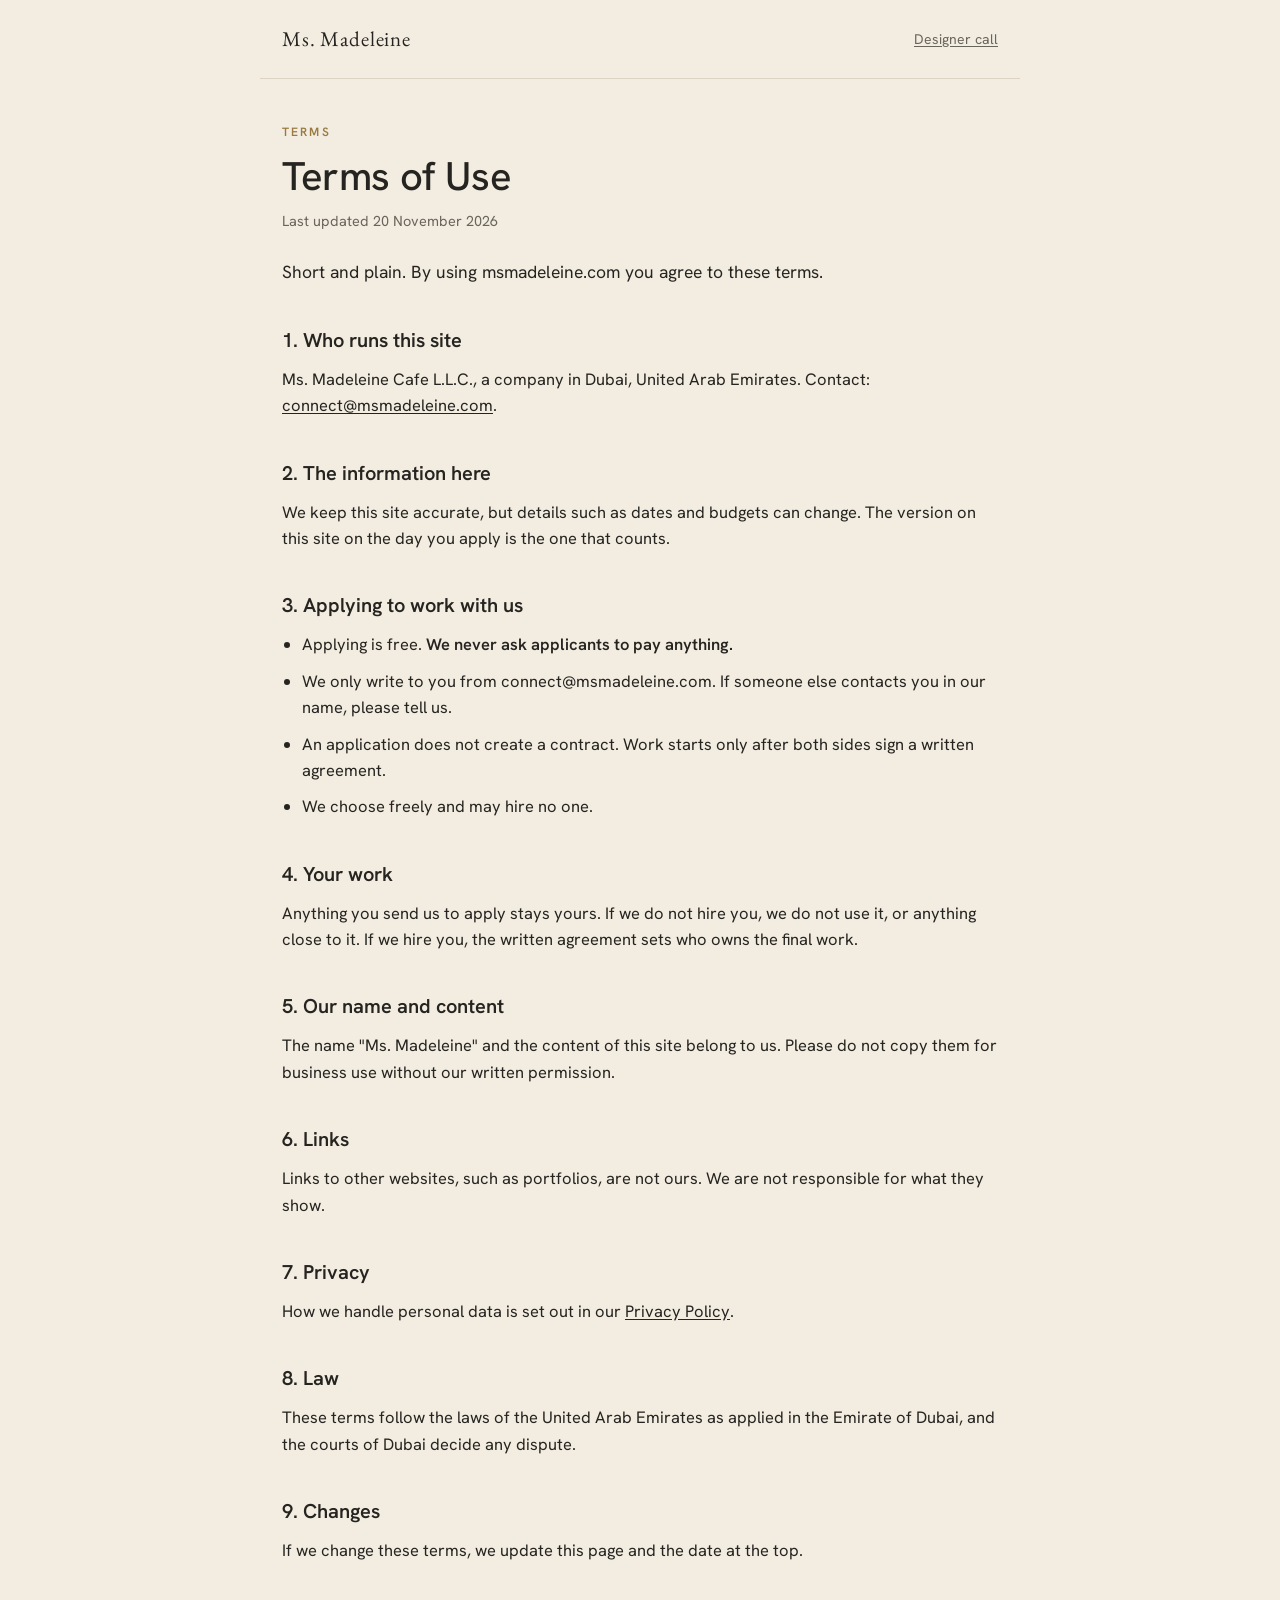
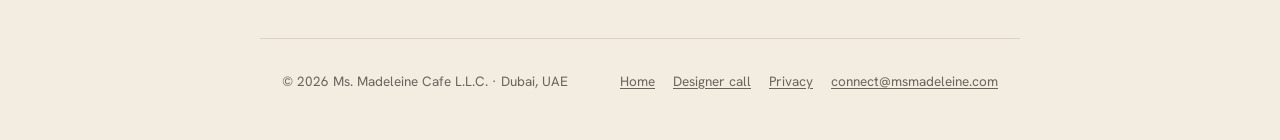
<file: terms/index.html>
<!doctype html>
<html lang="en">
<head>
<meta charset="utf-8">
<meta name="viewport" content="width=device-width, initial-scale=1, viewport-fit=cover">
<title>Terms of Use · Ms. Madeleine</title>
<meta name="description" content="The terms for using msmadeleine.com and applying to work with Ms. Madeleine.">
<link rel="canonical" href="https://msmadeleine.com/terms/">
<link rel="icon" href="/favicon.svg" type="image/svg+xml">
<link rel="apple-touch-icon" href="/apple-touch-icon.png">
<meta name="theme-color" content="#F2ECE1">
<link rel="stylesheet" href="/assets/fonts.css">
<link rel="stylesheet" href="/assets/page.css">
</head>
<body>
<header class="wrap bar"><a class="name" href="/">Ms. Madeleine</a><a class="back" href="/designer/">Designer call</a></header>
<main class="wrap">
<p class="label">Terms</p>
<h1>Terms of Use</h1>
<p class="date">Last updated 20 November 2026</p>

<p class="lead">Short and plain. By using msmadeleine.com you agree to these terms.</p>

<h2>1. Who runs this site</h2>
<p>Ms. Madeleine Cafe L.L.C., a company in Dubai, United Arab Emirates. Contact: <a href="mailto:connect@msmadeleine.com">connect@msmadeleine.com</a>.</p>

<h2>2. The information here</h2>
<p>We keep this site accurate, but details such as dates and budgets can change. The version on this site on the day you apply is the one that counts.</p>

<h2>3. Applying to work with us</h2>
<ul>
<li>Applying is free. <strong>We never ask applicants to pay anything.</strong></li>
<li>We only write to you from connect@msmadeleine.com. If someone else contacts you in our name, please tell us.</li>
<li>An application does not create a contract. Work starts only after both sides sign a written agreement.</li>
<li>We choose freely and may hire no one.</li>
</ul>

<h2>4. Your work</h2>
<p>Anything you send us to apply stays yours. If we do not hire you, we do not use it, or anything close to it. If we hire you, the written agreement sets who owns the final work.</p>

<h2>5. Our name and content</h2>
<p>The name "Ms. Madeleine" and the content of this site belong to us. Please do not copy them for business use without our written permission.</p>

<h2>6. Links</h2>
<p>Links to other websites, such as portfolios, are not ours. We are not responsible for what they show.</p>

<h2>7. Privacy</h2>
<p>How we handle personal data is set out in our <a href="/privacy/">Privacy Policy</a>.</p>

<h2>8. Law</h2>
<p>These terms follow the laws of the United Arab Emirates as applied in the Emirate of Dubai, and the courts of Dubai decide any dispute.</p>

<h2>9. Changes</h2>
<p>If we change these terms, we update this page and the date at the top.</p>
</main>
<footer class="wrap">
  <span>© 2026 Ms. Madeleine Cafe L.L.C. · Dubai, UAE</span>
  <span class="links"><a href="/">Home</a><a href="/designer/">Designer call</a><a href="/privacy/">Privacy</a><a href="mailto:connect@msmadeleine.com">connect@msmadeleine.com</a></span>
</footer>
</body>
</html>
</file>
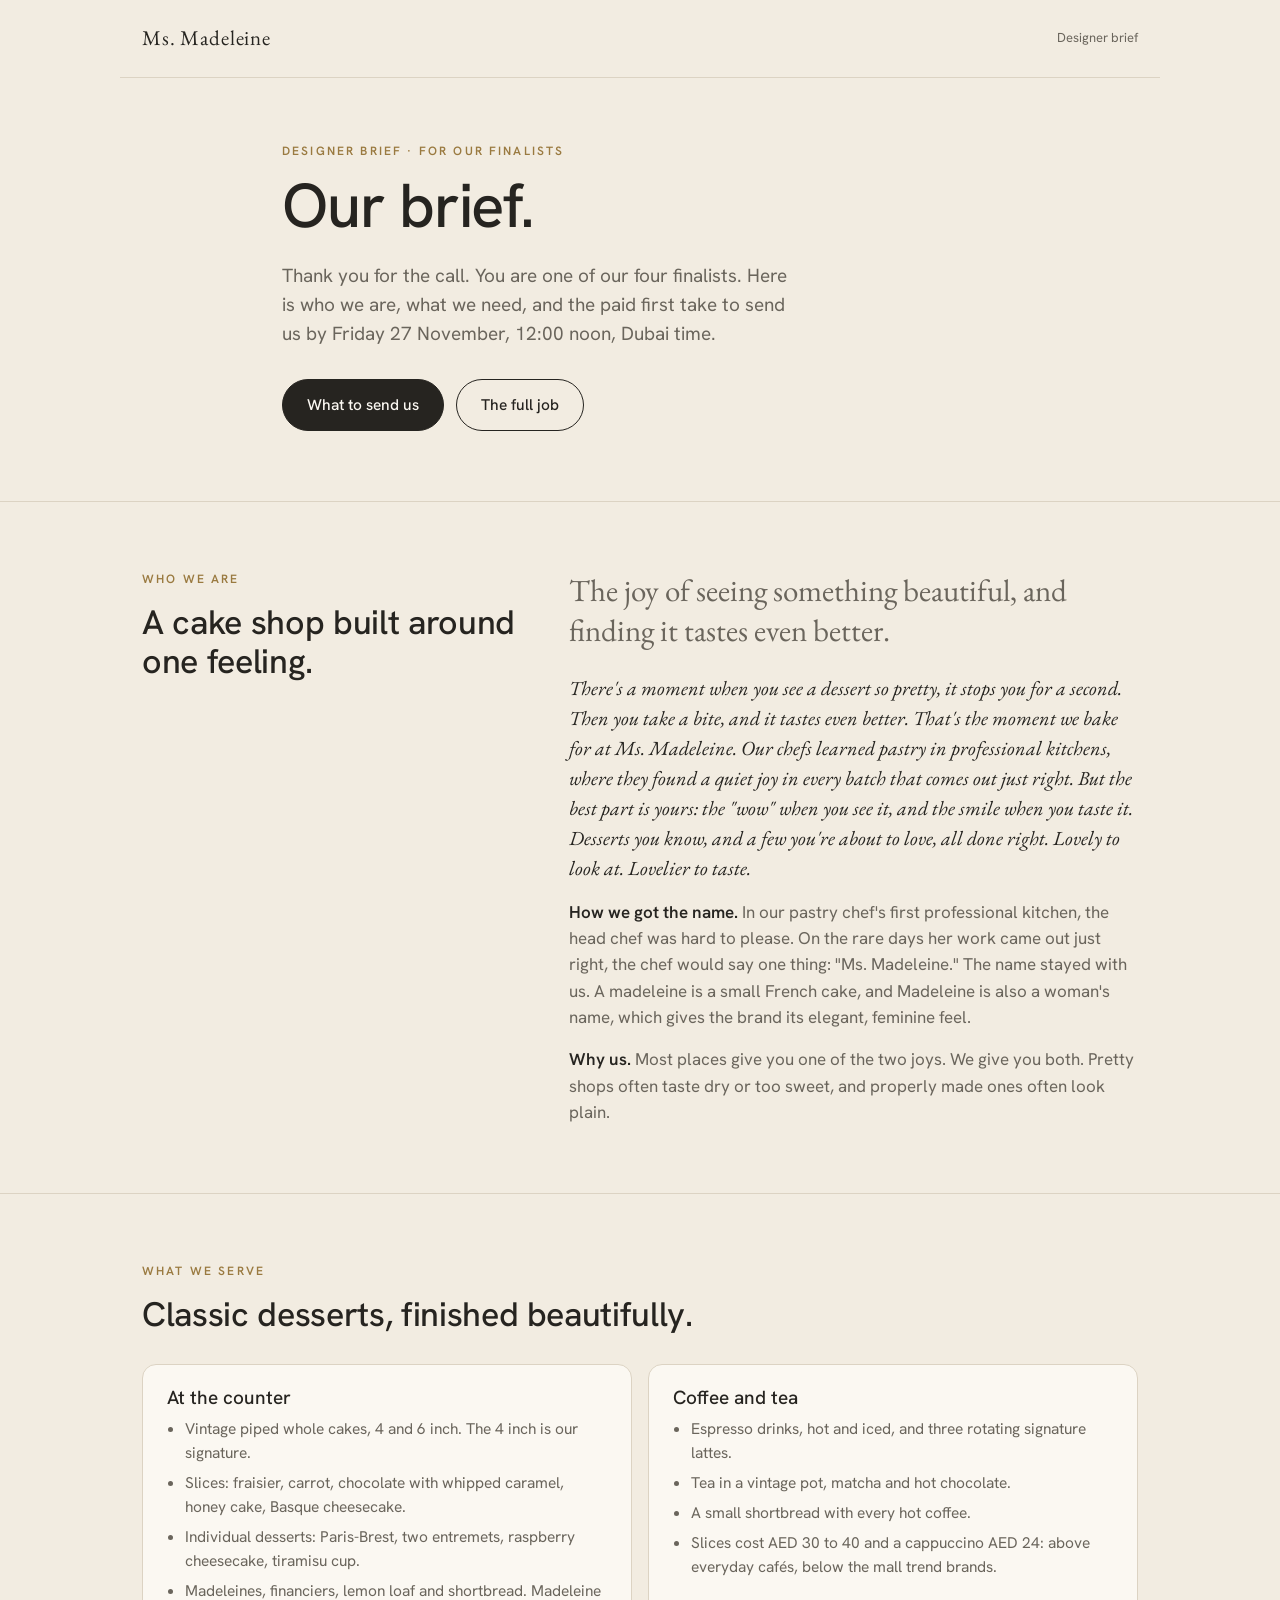
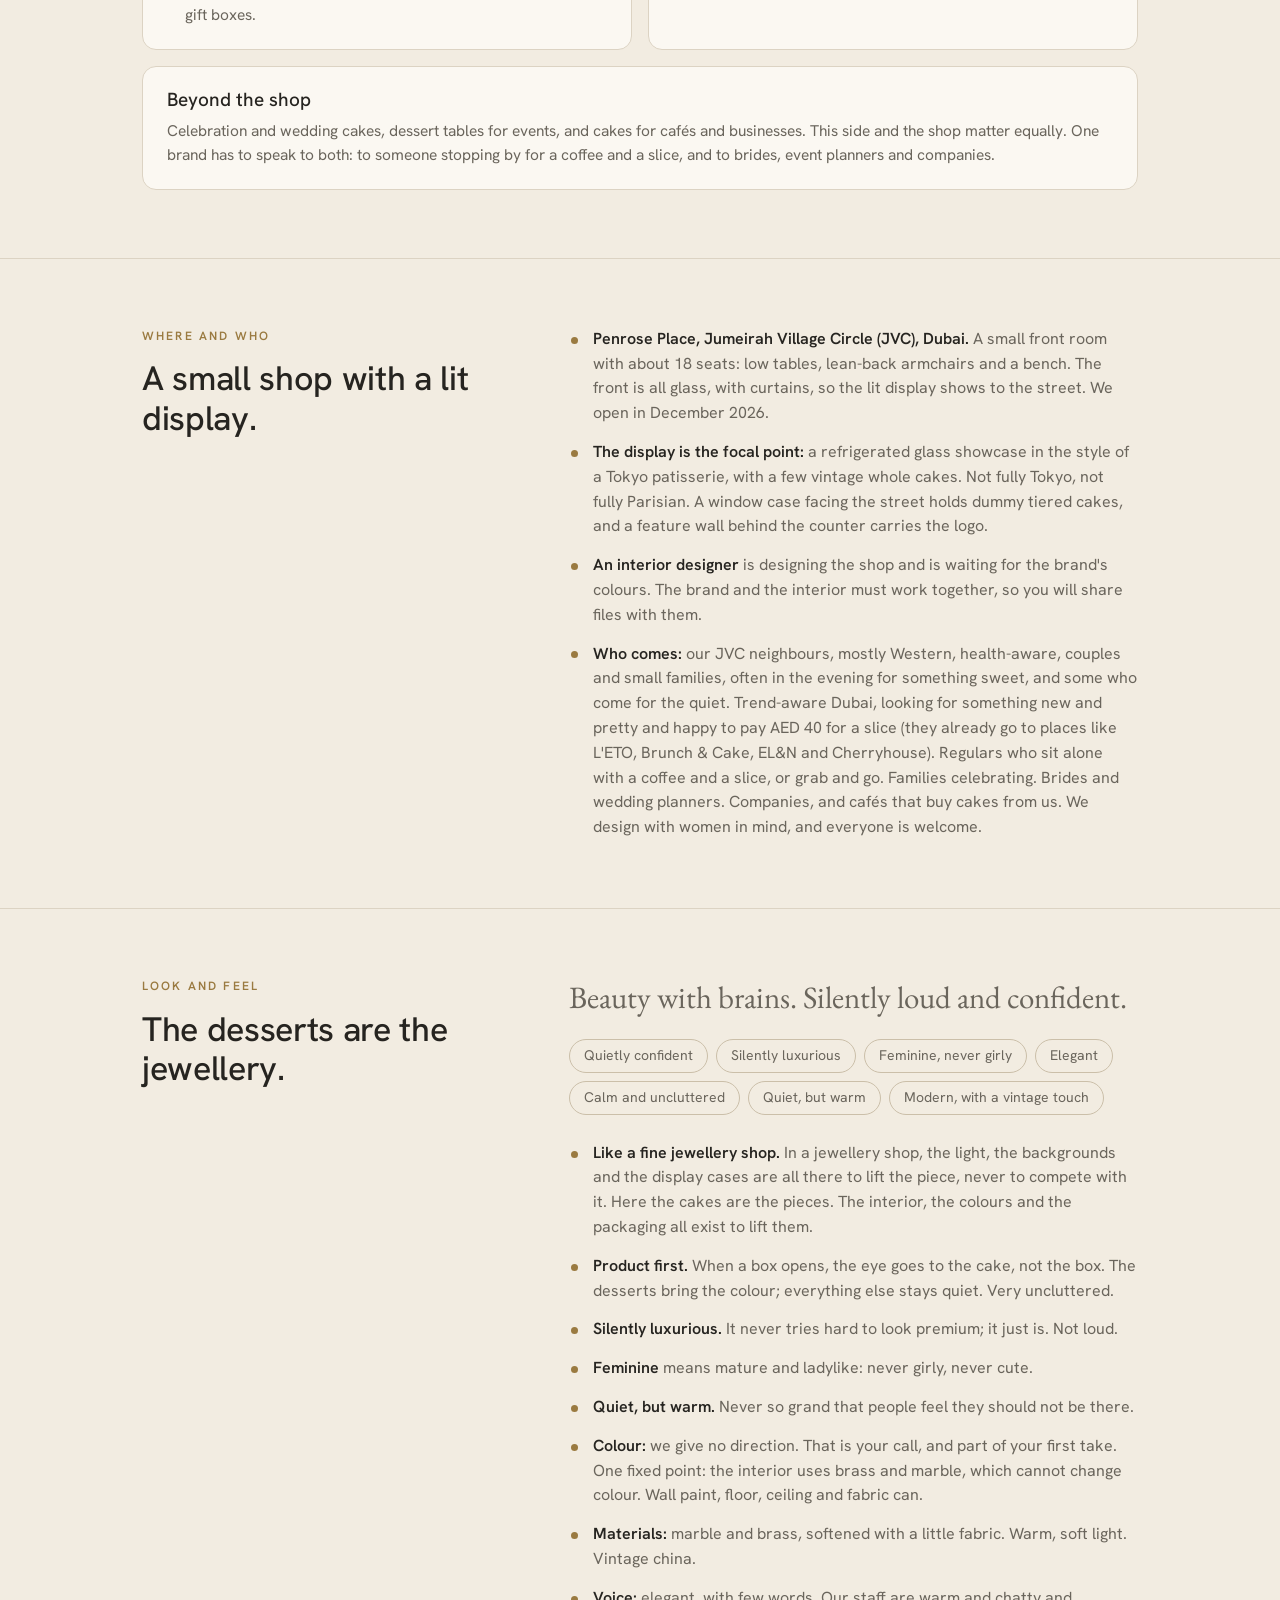
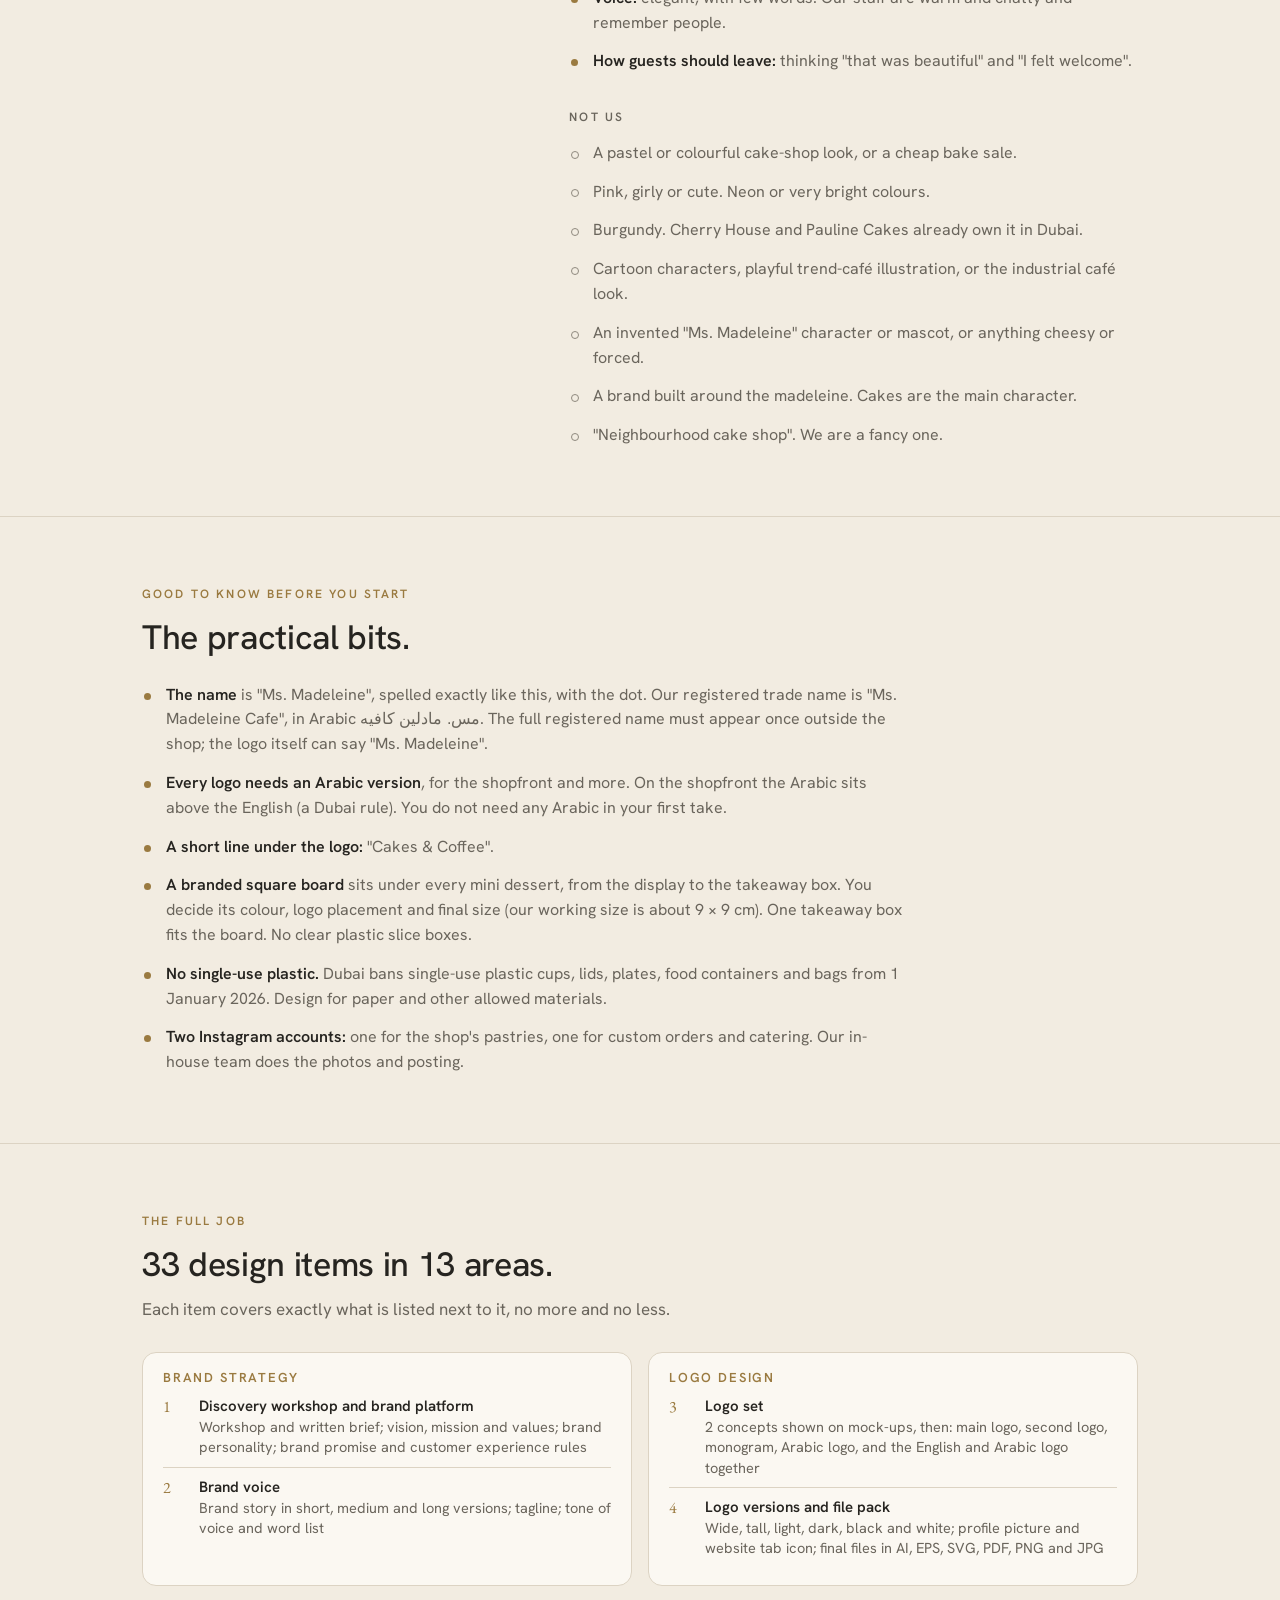
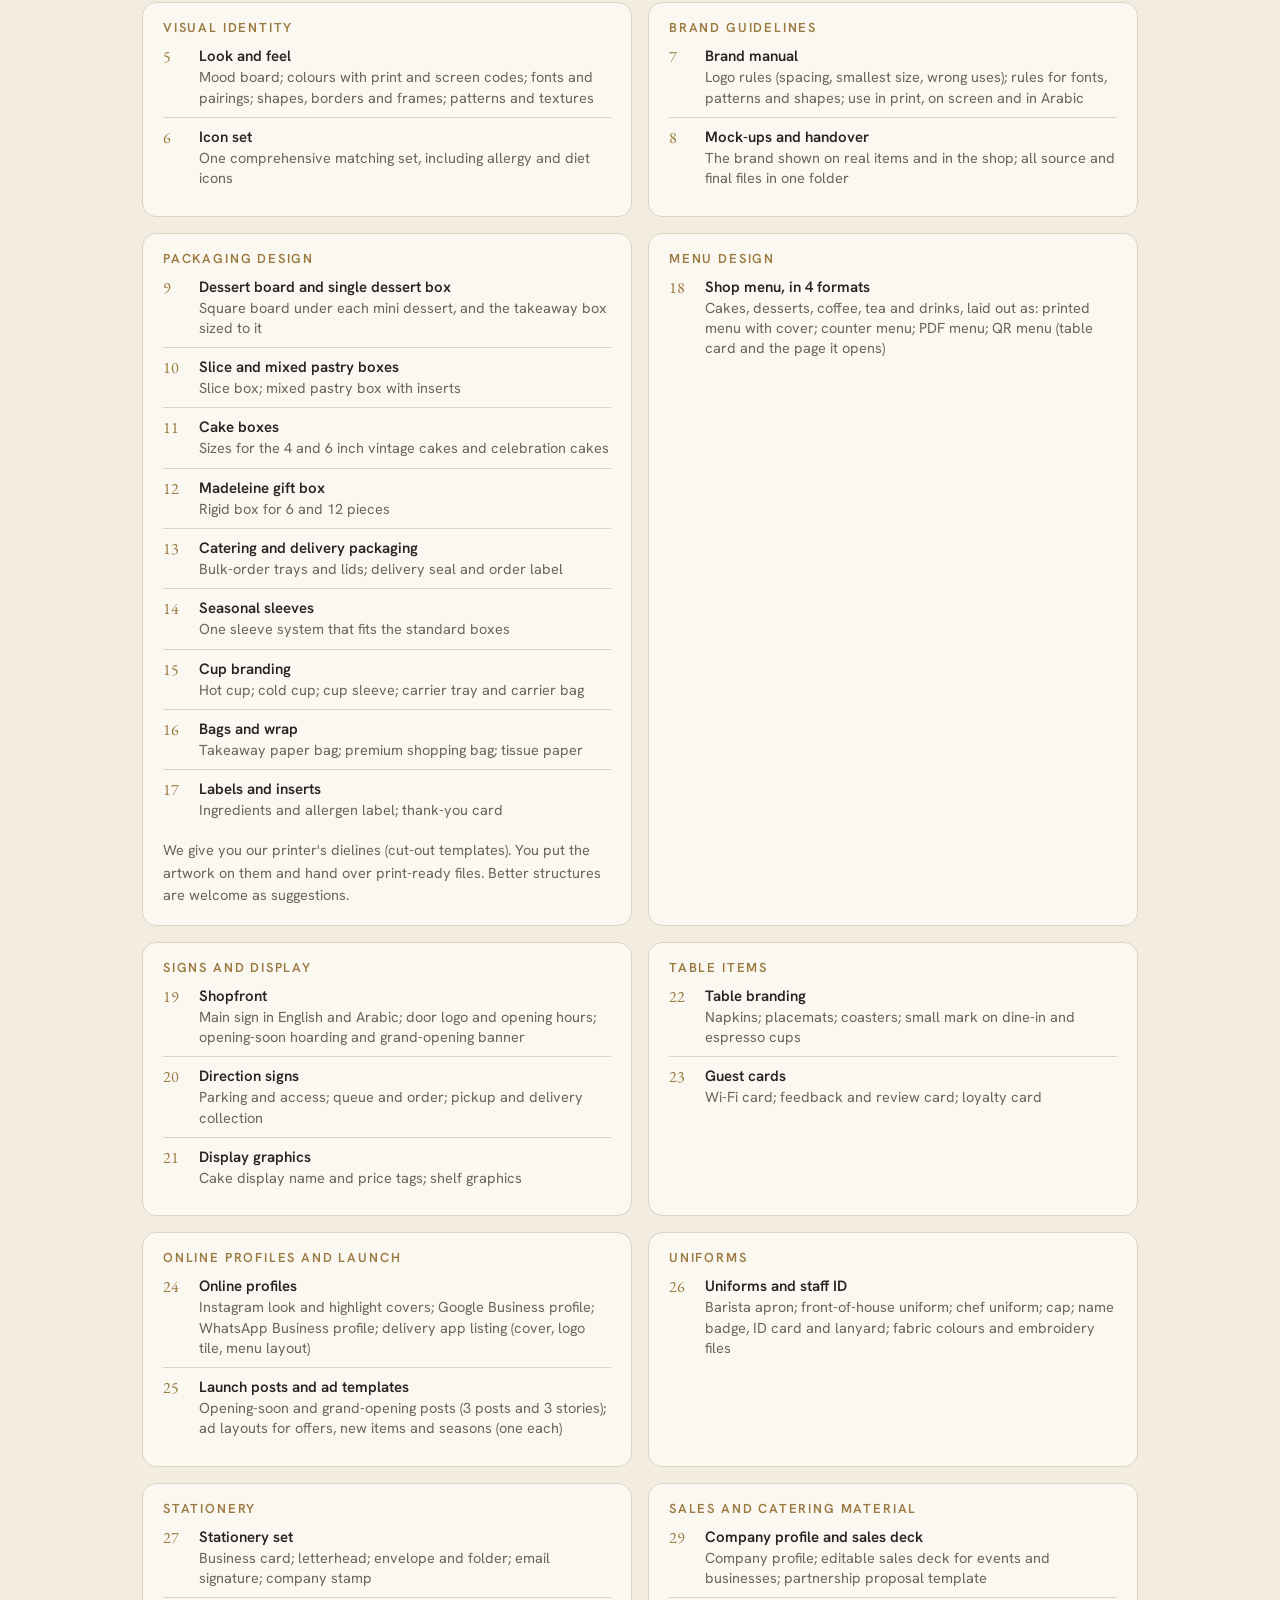
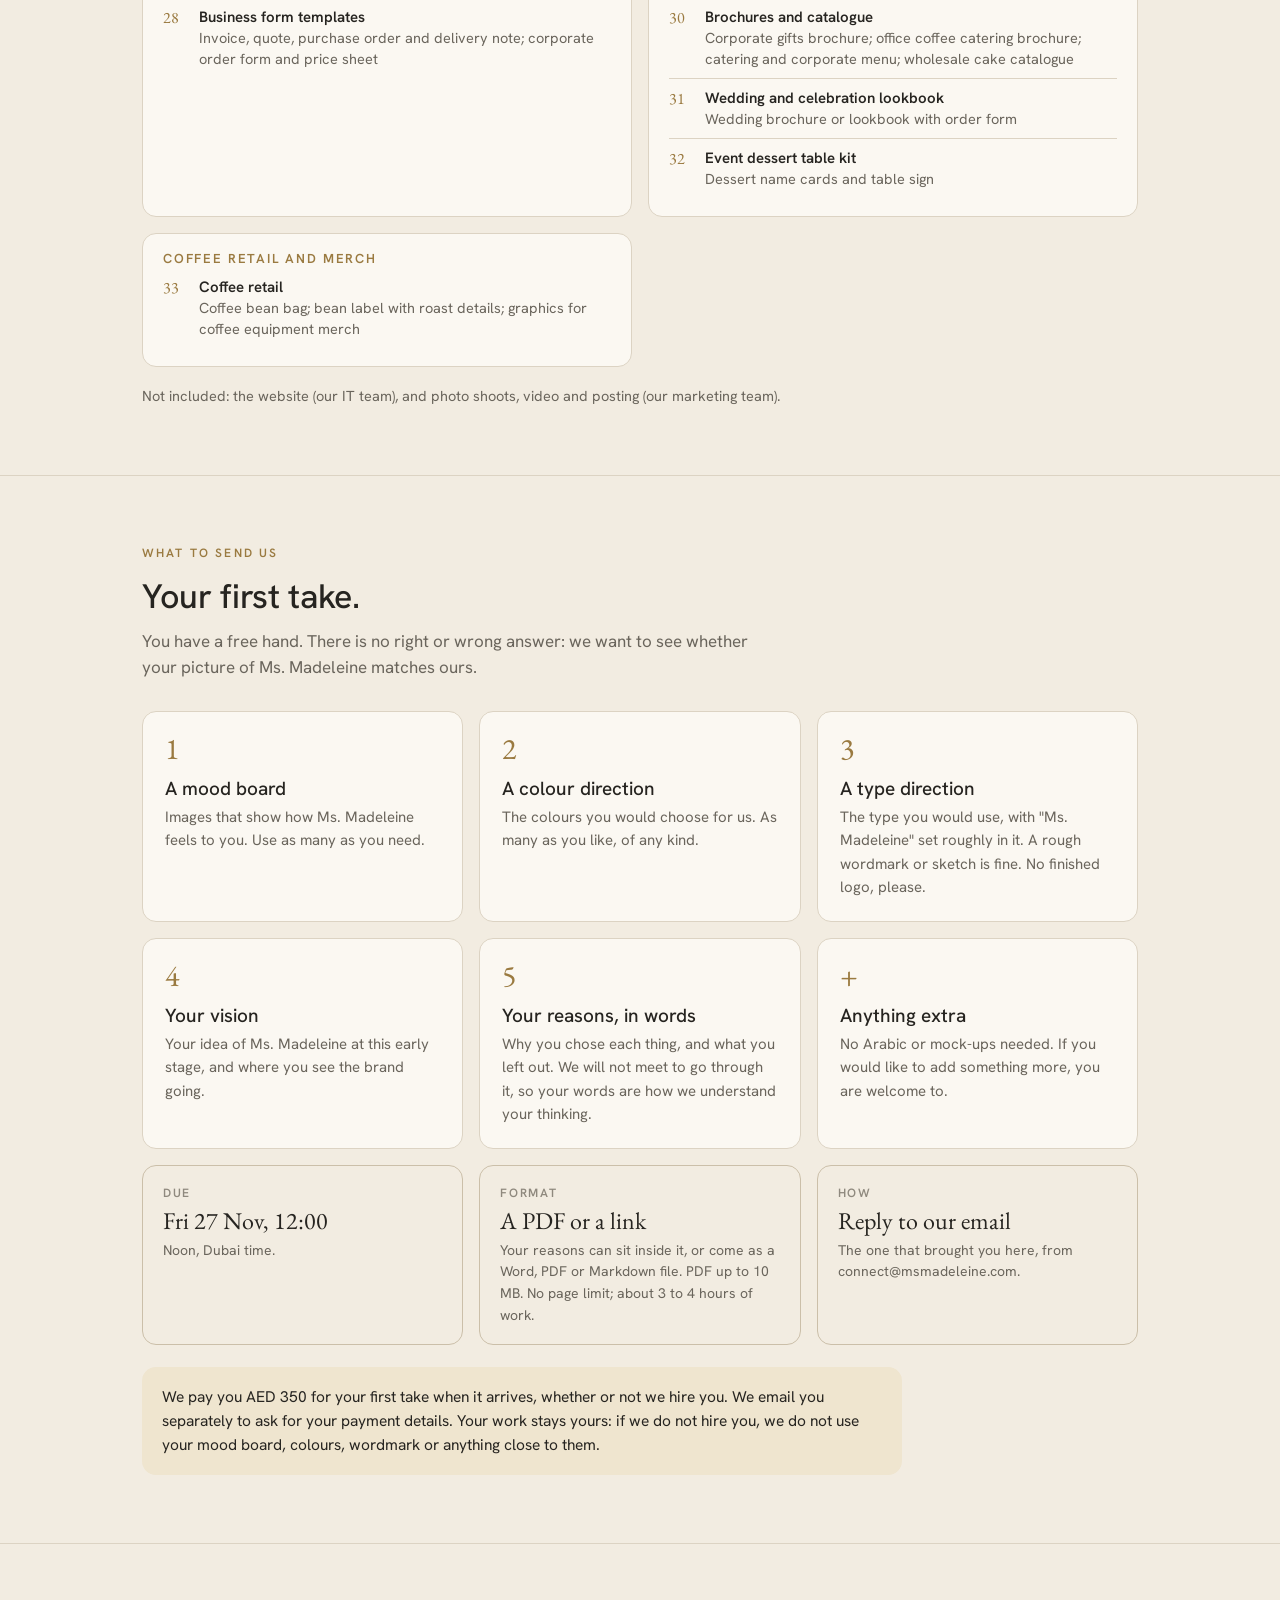
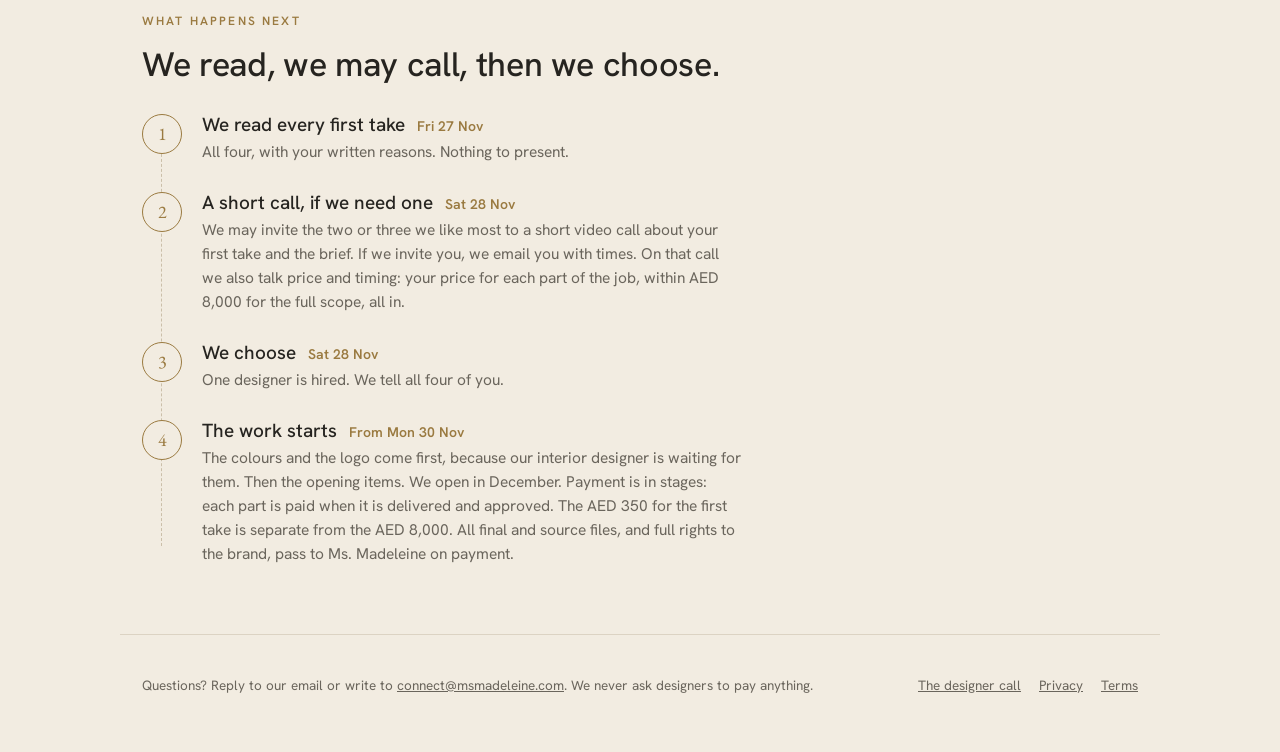
<file: designer/brief/index.html>
<!doctype html>
<html lang="en">
<head>
<meta charset="utf-8">
<meta name="viewport" content="width=device-width, initial-scale=1, viewport-fit=cover">
<title>Ms. Madeleine · Designer brief</title>
<meta name="robots" content="noindex, nofollow">
<meta name="description" content="The brief for designers on the Ms. Madeleine shortlist.">
<link rel="icon" href="/favicon.svg" type="image/svg+xml">
<link rel="apple-touch-icon" href="/apple-touch-icon.png">
<meta name="theme-color" content="#F2ECE1">
<link rel="stylesheet" href="/assets/fonts.css">
<style>
:root{
  --cream:#F2ECE1;--ivory:#FBF8F2;--ink:#262420;--muted:#6A655C;--faint:#8F897E;
  --line:#DCD3C3;--line2:#CBBFA9;--brass:#9A7A40;--brass-soft:#EFE5CF;
  --serif:'EB Garamond',Garamond,'Times New Roman',serif;
  --sans:'Hanken Grotesk',system-ui,-apple-system,'Segoe UI',Roboto,sans-serif;
}
*{box-sizing:border-box}
html{scroll-behavior:smooth;-webkit-text-size-adjust:100%;text-size-adjust:100%}
body{margin:0;-webkit-tap-highlight-color:transparent;background:var(--cream);color:var(--ink);font-family:var(--sans);font-size:17px;line-height:1.55;-webkit-font-smoothing:antialiased}
a{color:inherit}
.wrap{max-width:1040px;margin:0 auto;padding:0 max(22px,env(safe-area-inset-left))}
.label{font-size:12px;letter-spacing:.18em;text-transform:uppercase;color:var(--brass);font-weight:600;margin:0 0 14px}
h1,h2,h3{font-weight:500;margin:0;line-height:1.15}
h2{font-size:clamp(26px,4vw,34px);letter-spacing:-.01em}
p{margin:0}
.muted{color:var(--muted)}
:focus-visible{outline:2px solid var(--brass);outline-offset:3px;border-radius:4px}

.bar{display:flex;justify-content:space-between;align-items:center;padding-block:22px;border-bottom:1px solid var(--line)}
.name{font-family:var(--serif);font-size:21px;letter-spacing:.04em}
.where{font-size:13px;color:var(--muted)}

.hero{padding-block:64px 70px;max-width:760px}
.hero h1{font-size:clamp(40px,6vw,62px);letter-spacing:-.02em;line-height:1.04}
.hero .lead{font-size:clamp(17px,2vw,19px);color:var(--muted);margin-top:22px;max-width:46ch}
.cta{display:flex;flex-wrap:wrap;gap:12px;margin-top:30px}
.btn{display:inline-block;text-decoration:none;font-weight:500;font-size:15.5px;padding:13px 24px;border-radius:999px;border:1px solid var(--ink);transition:background .15s,color .15s}
.btn.solid{background:var(--ink);color:var(--ivory)}
.btn.solid:hover{background:#000}
.btn.ghost:hover{background:var(--ivory)}

section{padding:68px 0;border-top:1px solid var(--line)}
.two{display:grid;grid-template-columns:minmax(0,.8fr) minmax(0,1.2fr);gap:48px}
.big{font-family:var(--serif);font-size:clamp(24px,3.2vw,31px);line-height:1.3}
.body p+p{margin-top:16px}
.body p{color:var(--muted)}
.body p b{color:var(--ink);font-weight:600}
.story{font-family:var(--serif);font-size:20px;line-height:1.5;color:var(--ink) !important;font-style:italic}
.traits{display:flex;flex-wrap:wrap;gap:8px;margin-top:22px;padding:0;list-style:none}
.traits li{font-size:14px;border:1px solid var(--line2);border-radius:999px;padding:5px 14px;color:var(--muted)}

.cards{display:grid;grid-template-columns:repeat(2,minmax(0,1fr));gap:16px;margin-top:30px}
.card{background:var(--ivory);border:1px solid var(--line);border-radius:14px;padding:22px 24px}
.card h3{font-size:19px;margin-bottom:8px}
.card p,.card li{font-size:15.5px;color:var(--muted)}
.card ul{margin:0;padding-left:18px}
.card li+li{margin-top:6px}

.ticks{list-style:none;padding:0;margin:26px 0 0;display:grid;gap:14px;max-width:760px}
.ticks li{position:relative;padding-left:24px;color:var(--muted);font-size:16px}
.ticks li::before{content:"";position:absolute;left:2px;top:.62em;width:7px;height:7px;border-radius:50%;background:var(--brass)}
.ticks li b{color:var(--ink);font-weight:600}
.no li::before{background:none;border:1.5px solid var(--faint);width:6px;height:6px}

.areas{display:grid;grid-template-columns:repeat(2,minmax(0,1fr));gap:16px;margin-top:30px}
.area{background:var(--ivory);border:1px solid var(--line);border-radius:14px;padding:18px 20px}
.area h3{font-size:13px;letter-spacing:.14em;text-transform:uppercase;color:var(--brass);font-family:var(--sans);font-weight:600;margin-bottom:10px}
.area ol{list-style:none;margin:0;padding:0}
.area li{display:grid;grid-template-columns:30px minmax(0,1fr);gap:6px;padding:9px 0;border-top:1px solid var(--line);font-size:14.5px;line-height:1.4}
.area li:first-child{border-top:0;padding-top:0}
.area li .n{font-family:var(--serif);color:var(--brass);font-size:16px}
.area li b{display:block;font-weight:600;font-size:15px;color:var(--ink)}
.area li span{color:var(--muted)}
.note{margin-top:18px;font-size:14.5px;color:var(--muted)}

.asks{list-style:none;padding:0;margin:30px 0 0;display:grid;grid-template-columns:repeat(3,minmax(0,1fr));gap:16px}
.asks li{background:var(--ivory);border:1px solid var(--line);border-radius:14px;padding:22px}
.asks .n{font-family:var(--serif);font-size:30px;color:var(--brass);line-height:1}
.asks h3{font-size:19px;margin:12px 0 6px}
.asks p{font-size:15px;color:var(--muted)}
.facts{display:grid;grid-template-columns:repeat(3,minmax(0,1fr));gap:16px;margin-top:16px}
.fact{border:1px solid var(--line2);border-radius:14px;padding:18px 20px}
.fact .k{font-size:12px;letter-spacing:.14em;text-transform:uppercase;color:var(--faint);font-weight:600}
.fact .v{font-family:var(--serif);font-size:24px;margin-top:4px;line-height:1.2}
.fact p{font-size:14px;color:var(--muted);margin-top:4px}
.keep{margin-top:22px;background:var(--brass-soft);border-radius:14px;padding:18px 20px;font-size:15.5px;max-width:760px}

.rounds{list-style:none;padding:0;margin:30px 0 0;position:relative}
.rounds::before{content:"";position:absolute;left:19px;top:20px;bottom:20px;border-left:1px dashed var(--line2)}
.rounds li{position:relative;display:grid;grid-template-columns:40px minmax(0,1fr);gap:20px;padding:0 0 28px}
.rounds li:last-child{padding-bottom:0}
.dot{width:40px;height:40px;border-radius:50%;background:var(--cream);border:1px solid var(--brass);color:var(--brass);display:grid;place-items:center;font-family:var(--serif);font-size:18px;position:relative;z-index:1}
.rounds h3{font-size:19px;display:flex;flex-wrap:wrap;align-items:baseline;gap:4px 12px}
.rounds h3 em{font-style:normal;font-size:14px;color:var(--brass);font-weight:600}
.rounds p{color:var(--muted);margin-top:4px;font-size:15.5px;max-width:60ch}

[lang=ar]{font-family:'Geeza Pro','Noto Naskh Arabic','Segoe UI',Tahoma,sans-serif}

footer.wrap{padding-block:40px 56px;border-top:1px solid var(--line);font-size:13.5px;color:var(--muted);display:flex;flex-wrap:wrap;justify-content:space-between;gap:10px}
footer a{color:var(--muted)}
.links{display:flex;flex-wrap:wrap;gap:6px 18px}

@media (max-width:820px){
  .hero{padding-block:30px 52px}
  .two{grid-template-columns:1fr;gap:20px}
  .cards,.areas,.asks,.facts{grid-template-columns:1fr}
  section{padding:54px 0}
  .where{display:none}
}
@media (max-width:560px){
  body{font-size:16.5px}
  .rounds li{grid-template-columns:34px minmax(0,1fr);gap:14px}
  .dot{width:34px;height:34px;font-size:16px}
  .rounds::before{left:16.5px}
  .btn{padding:13px 20px}
  footer{flex-direction:column}
}
@media (prefers-reduced-motion:reduce){html{scroll-behavior:auto}}
</style>
</head>
<body>

<header class="wrap bar">
  <span class="name">Ms. Madeleine</span>
  <span class="where">Designer brief</span>
</header>

<main>
<div class="wrap hero">
  <p class="label">Designer brief · For our finalists</p>
  <h1>Our brief.</h1>
  <p class="lead">Thank you for the call. You are one of our four finalists. Here is who we are, what we need, and the paid first take to send us by Friday 27 November, 12:00 noon, Dubai time.</p>
  <div class="cta">
    <a class="btn solid" href="#send">What to send us</a>
    <a class="btn ghost" href="#job">The full job</a>
  </div>
</div>

<section>
  <div class="wrap two">
    <div><p class="label">Who we are</p><h2>A cake shop built around one feeling.</h2></div>
    <div class="body">
      <p class="big">The joy of seeing something beautiful, and finding it tastes even better.</p>
      <p class="story" style="margin-top:22px">There's a moment when you see a dessert so pretty, it stops you for a second. Then you take a bite, and it tastes even better. That's the moment we bake for at Ms. Madeleine. Our chefs learned pastry in professional kitchens, where they found a quiet joy in every batch that comes out just right. But the best part is yours: the "wow" when you see it, and the smile when you taste it. Desserts you know, and a few you're about to love, all done right. Lovely to look at. Lovelier to taste.</p>
      <p><b>How we got the name.</b> In our pastry chef's first professional kitchen, the head chef was hard to please. On the rare days her work came out just right, the chef would say one thing: "Ms. Madeleine." The name stayed with us. A madeleine is a small French cake, and Madeleine is also a woman's name, which gives the brand its elegant, feminine feel.</p>
      <p><b>Why us.</b> Most places give you one of the two joys. We give you both. Pretty shops often taste dry or too sweet, and properly made ones often look plain.</p>
    </div>
  </div>
</section>

<section>
  <div class="wrap">
    <p class="label">What we serve</p>
    <h2>Classic desserts, finished beautifully.</h2>
    <div class="cards">
      <div class="card">
        <h3>At the counter</h3>
        <ul>
          <li>Vintage piped whole cakes, 4 and 6 inch. The 4 inch is our signature.</li>
          <li>Slices: fraisier, carrot, chocolate with whipped caramel, honey cake, Basque cheesecake.</li>
          <li>Individual desserts: Paris-Brest, two entremets, raspberry cheesecake, tiramisu cup.</li>
          <li>Madeleines, financiers, lemon loaf and shortbread. Madeleine gift boxes.</li>
        </ul>
      </div>
      <div class="card">
        <h3>Coffee and tea</h3>
        <ul>
          <li>Espresso drinks, hot and iced, and three rotating signature lattes.</li>
          <li>Tea in a vintage pot, matcha and hot chocolate.</li>
          <li>A small shortbread with every hot coffee.</li>
          <li>Slices cost AED 30 to 40 and a cappuccino AED 24: above everyday cafés, below the mall trend brands.</li>
        </ul>
      </div>
      <div class="card" style="grid-column:1/-1">
        <h3>Beyond the shop</h3>
        <p>Celebration and wedding cakes, dessert tables for events, and cakes for cafés and businesses. This side and the shop matter equally. One brand has to speak to both: to someone stopping by for a coffee and a slice, and to brides, event planners and companies.</p>
      </div>
    </div>
  </div>
</section>

<section>
  <div class="wrap two">
    <div><p class="label">Where and who</p><h2>A small shop with a lit display.</h2></div>
    <div>
      <ul class="ticks" style="margin-top:0">
        <li><b>Penrose Place, Jumeirah Village Circle (JVC), Dubai.</b> A small front room with about 18 seats: low tables, lean-back armchairs and a bench. The front is all glass, with curtains, so the lit display shows to the street. We open in December 2026.</li>
        <li><b>The display is the focal point:</b> a refrigerated glass showcase in the style of a Tokyo patisserie, with a few vintage whole cakes. Not fully Tokyo, not fully Parisian. A window case facing the street holds dummy tiered cakes, and a feature wall behind the counter carries the logo.</li>
        <li><b>An interior designer</b> is designing the shop and is waiting for the brand's colours. The brand and the interior must work together, so you will share files with them.</li>
        <li><b>Who comes:</b> our JVC neighbours, mostly Western, health-aware, couples and small families, often in the evening for something sweet, and some who come for the quiet. Trend-aware Dubai, looking for something new and pretty and happy to pay AED 40 for a slice (they already go to places like L'ETO, Brunch &amp; Cake, EL&amp;N and Cherryhouse). Regulars who sit alone with a coffee and a slice, or grab and go. Families celebrating. Brides and wedding planners. Companies, and cafés that buy cakes from us. We design with women in mind, and everyone is welcome.</li>
      </ul>
    </div>
  </div>
</section>

<section>
  <div class="wrap two">
    <div><p class="label">Look and feel</p><h2>The desserts are the jewellery.</h2></div>
    <div class="body">
      <p class="big">Beauty with brains. Silently loud and confident.</p>
      <ul class="traits"><li>Quietly confident</li><li>Silently luxurious</li><li>Feminine, never girly</li><li>Elegant</li><li>Calm and uncluttered</li><li>Quiet, but warm</li><li>Modern, with a vintage touch</li></ul>
      <ul class="ticks">
        <li><b>Like a fine jewellery shop.</b> In a jewellery shop, the light, the backgrounds and the display cases are all there to lift the piece, never to compete with it. Here the cakes are the pieces. The interior, the colours and the packaging all exist to lift them.</li>
        <li><b>Product first.</b> When a box opens, the eye goes to the cake, not the box. The desserts bring the colour; everything else stays quiet. Very uncluttered.</li>
        <li><b>Silently luxurious.</b> It never tries hard to look premium; it just is. Not loud.</li>
        <li><b>Feminine</b> means mature and ladylike: never girly, never cute.</li>
        <li><b>Quiet, but warm.</b> Never so grand that people feel they should not be there.</li>
        <li><b>Colour:</b> we give no direction. That is your call, and part of your first take. One fixed point: the interior uses brass and marble, which cannot change colour. Wall paint, floor, ceiling and fabric can.</li>
        <li><b>Materials:</b> marble and brass, softened with a little fabric. Warm, soft light. Vintage china.</li>
        <li><b>Voice:</b> elegant, with few words. Our staff are warm and chatty and remember people.</li>
        <li><b>How guests should leave:</b> thinking "that was beautiful" and "I felt welcome".</li>
      </ul>
      <p class="label" style="margin-top:34px">Not us</p>
      <ul class="ticks no" style="margin-top:0">
        <li>A pastel or colourful cake-shop look, or a cheap bake sale.</li>
        <li>Pink, girly or cute. Neon or very bright colours.</li>
        <li>Burgundy. Cherry House and Pauline Cakes already own it in Dubai.</li>
        <li>Cartoon characters, playful trend-café illustration, or the industrial café look.</li>
        <li>An invented "Ms. Madeleine" character or mascot, or anything cheesy or forced.</li>
        <li>A brand built around the madeleine. Cakes are the main character.</li>
        <li>"Neighbourhood cake shop". We are a fancy one.</li>
      </ul>
    </div>
  </div>
</section>

<section>
  <div class="wrap">
    <p class="label">Good to know before you start</p>
    <h2>The practical bits.</h2>
    <ul class="ticks">
      <li><b>The name</b> is "Ms. Madeleine", spelled exactly like this, with the dot. Our registered trade name is "Ms. Madeleine Cafe", in Arabic <span lang="ar" dir="rtl">مس. مادلين كافيه</span>. The full registered name must appear once outside the shop; the logo itself can say "Ms. Madeleine".</li>
      <li><b>Every logo needs an Arabic version</b>, for the shopfront and more. On the shopfront the Arabic sits above the English (a Dubai rule). You do not need any Arabic in your first take.</li>
      <li><b>A short line under the logo:</b> "Cakes &amp; Coffee".</li>
      <li><b>A branded square board</b> sits under every mini dessert, from the display to the takeaway box. You decide its colour, logo placement and final size (our working size is about 9 × 9 cm). One takeaway box fits the board. No clear plastic slice boxes.</li>
      <li><b>No single-use plastic.</b> Dubai bans single-use plastic cups, lids, plates, food containers and bags from 1 January 2026. Design for paper and other allowed materials.</li>
      <li><b>Two Instagram accounts:</b> one for the shop's pastries, one for custom orders and catering. Our in-house team does the photos and posting.</li>
    </ul>
  </div>
</section>

<section id="job">
  <div class="wrap">
    <p class="label">The full job</p>
    <h2>33 design items in 13 areas.</h2>
    <p class="muted" style="margin-top:12px;max-width:60ch">Each item covers exactly what is listed next to it, no more and no less.</p>
    <div class="areas">
      <div class="area"><h3>Brand strategy</h3><ol>
        <li><span class="n">1</span><div><b>Discovery workshop and brand platform</b><span>Workshop and written brief; vision, mission and values; brand personality; brand promise and customer experience rules</span></div></li>
        <li><span class="n">2</span><div><b>Brand voice</b><span>Brand story in short, medium and long versions; tagline; tone of voice and word list</span></div></li>
      </ol></div>
      <div class="area"><h3>Logo design</h3><ol>
        <li><span class="n">3</span><div><b>Logo set</b><span>2 concepts shown on mock-ups, then: main logo, second logo, monogram, Arabic logo, and the English and Arabic logo together</span></div></li>
        <li><span class="n">4</span><div><b>Logo versions and file pack</b><span>Wide, tall, light, dark, black and white; profile picture and website tab icon; final files in AI, EPS, SVG, PDF, PNG and JPG</span></div></li>
      </ol></div>
      <div class="area"><h3>Visual identity</h3><ol>
        <li><span class="n">5</span><div><b>Look and feel</b><span>Mood board; colours with print and screen codes; fonts and pairings; shapes, borders and frames; patterns and textures</span></div></li>
        <li><span class="n">6</span><div><b>Icon set</b><span>One comprehensive matching set, including allergy and diet icons</span></div></li>
      </ol></div>
      <div class="area"><h3>Brand guidelines</h3><ol>
        <li><span class="n">7</span><div><b>Brand manual</b><span>Logo rules (spacing, smallest size, wrong uses); rules for fonts, patterns and shapes; use in print, on screen and in Arabic</span></div></li>
        <li><span class="n">8</span><div><b>Mock-ups and handover</b><span>The brand shown on real items and in the shop; all source and final files in one folder</span></div></li>
      </ol></div>
      <div class="area"><h3>Packaging design</h3><ol>
        <li><span class="n">9</span><div><b>Dessert board and single dessert box</b><span>Square board under each mini dessert, and the takeaway box sized to it</span></div></li>
        <li><span class="n">10</span><div><b>Slice and mixed pastry boxes</b><span>Slice box; mixed pastry box with inserts</span></div></li>
        <li><span class="n">11</span><div><b>Cake boxes</b><span>Sizes for the 4 and 6 inch vintage cakes and celebration cakes</span></div></li>
        <li><span class="n">12</span><div><b>Madeleine gift box</b><span>Rigid box for 6 and 12 pieces</span></div></li>
        <li><span class="n">13</span><div><b>Catering and delivery packaging</b><span>Bulk-order trays and lids; delivery seal and order label</span></div></li>
        <li><span class="n">14</span><div><b>Seasonal sleeves</b><span>One sleeve system that fits the standard boxes</span></div></li>
        <li><span class="n">15</span><div><b>Cup branding</b><span>Hot cup; cold cup; cup sleeve; carrier tray and carrier bag</span></div></li>
        <li><span class="n">16</span><div><b>Bags and wrap</b><span>Takeaway paper bag; premium shopping bag; tissue paper</span></div></li>
        <li><span class="n">17</span><div><b>Labels and inserts</b><span>Ingredients and allergen label; thank-you card</span></div></li>
      </ol><p class="note" style="margin-top:10px">We give you our printer's dielines (cut-out templates). You put the artwork on them and hand over print-ready files. Better structures are welcome as suggestions.</p></div>
      <div class="area"><h3>Menu design</h3><ol>
        <li><span class="n">18</span><div><b>Shop menu, in 4 formats</b><span>Cakes, desserts, coffee, tea and drinks, laid out as: printed menu with cover; counter menu; PDF menu; QR menu (table card and the page it opens)</span></div></li>
      </ol></div>
      <div class="area"><h3>Signs and display</h3><ol>
        <li><span class="n">19</span><div><b>Shopfront</b><span>Main sign in English and Arabic; door logo and opening hours; opening-soon hoarding and grand-opening banner</span></div></li>
        <li><span class="n">20</span><div><b>Direction signs</b><span>Parking and access; queue and order; pickup and delivery collection</span></div></li>
        <li><span class="n">21</span><div><b>Display graphics</b><span>Cake display name and price tags; shelf graphics</span></div></li>
      </ol></div>
      <div class="area"><h3>Table items</h3><ol>
        <li><span class="n">22</span><div><b>Table branding</b><span>Napkins; placemats; coasters; small mark on dine-in and espresso cups</span></div></li>
        <li><span class="n">23</span><div><b>Guest cards</b><span>Wi-Fi card; feedback and review card; loyalty card</span></div></li>
      </ol></div>
      <div class="area"><h3>Online profiles and launch</h3><ol>
        <li><span class="n">24</span><div><b>Online profiles</b><span>Instagram look and highlight covers; Google Business profile; WhatsApp Business profile; delivery app listing (cover, logo tile, menu layout)</span></div></li>
        <li><span class="n">25</span><div><b>Launch posts and ad templates</b><span>Opening-soon and grand-opening posts (3 posts and 3 stories); ad layouts for offers, new items and seasons (one each)</span></div></li>
      </ol></div>
      <div class="area"><h3>Uniforms</h3><ol>
        <li><span class="n">26</span><div><b>Uniforms and staff ID</b><span>Barista apron; front-of-house uniform; chef uniform; cap; name badge, ID card and lanyard; fabric colours and embroidery files</span></div></li>
      </ol></div>
      <div class="area"><h3>Stationery</h3><ol>
        <li><span class="n">27</span><div><b>Stationery set</b><span>Business card; letterhead; envelope and folder; email signature; company stamp</span></div></li>
        <li><span class="n">28</span><div><b>Business form templates</b><span>Invoice, quote, purchase order and delivery note; corporate order form and price sheet</span></div></li>
      </ol></div>
      <div class="area"><h3>Sales and catering material</h3><ol>
        <li><span class="n">29</span><div><b>Company profile and sales deck</b><span>Company profile; editable sales deck for events and businesses; partnership proposal template</span></div></li>
        <li><span class="n">30</span><div><b>Brochures and catalogue</b><span>Corporate gifts brochure; office coffee catering brochure; catering and corporate menu; wholesale cake catalogue</span></div></li>
        <li><span class="n">31</span><div><b>Wedding and celebration lookbook</b><span>Wedding brochure or lookbook with order form</span></div></li>
        <li><span class="n">32</span><div><b>Event dessert table kit</b><span>Dessert name cards and table sign</span></div></li>
      </ol></div>
      <div class="area"><h3>Coffee retail and merch</h3><ol>
        <li><span class="n">33</span><div><b>Coffee retail</b><span>Coffee bean bag; bean label with roast details; graphics for coffee equipment merch</span></div></li>
      </ol></div>
    </div>
    <p class="note">Not included: the website (our IT team), and photo shoots, video and posting (our marketing team).</p>
  </div>
</section>

<section id="send">
  <div class="wrap">
    <p class="label">What to send us</p>
    <h2>Your first take.</h2>
    <p class="muted" style="margin-top:12px;max-width:62ch">You have a free hand. There is no right or wrong answer: we want to see whether your picture of Ms. Madeleine matches ours.</p>
    <ol class="asks">
      <li><span class="n">1</span><h3>A mood board</h3><p>Images that show how Ms. Madeleine feels to you. Use as many as you need.</p></li>
      <li><span class="n">2</span><h3>A colour direction</h3><p>The colours you would choose for us. As many as you like, of any kind.</p></li>
      <li><span class="n">3</span><h3>A type direction</h3><p>The type you would use, with "Ms. Madeleine" set roughly in it. A rough wordmark or sketch is fine. No finished logo, please.</p></li>
      <li><span class="n">4</span><h3>Your vision</h3><p>Your idea of Ms. Madeleine at this early stage, and where you see the brand going.</p></li>
      <li><span class="n">5</span><h3>Your reasons, in words</h3><p>Why you chose each thing, and what you left out. We will not meet to go through it, so your words are how we understand your thinking.</p></li>
      <li><span class="n">+</span><h3>Anything extra</h3><p>No Arabic or mock-ups needed. If you would like to add something more, you are welcome to.</p></li>
    </ol>
    <div class="facts">
      <div class="fact"><div class="k">Due</div><div class="v">Fri 27 Nov, 12:00</div><p>Noon, Dubai time.</p></div>
      <div class="fact"><div class="k">Format</div><div class="v">A PDF or a link</div><p>Your reasons can sit inside it, or come as a Word, PDF or Markdown file. PDF up to 10 MB. No page limit; about 3 to 4 hours of work.</p></div>
      <div class="fact"><div class="k">How</div><div class="v">Reply to our email</div><p>The one that brought you here, from connect@msmadeleine.com.</p></div>
    </div>
    <p class="keep">We pay you AED 350 for your first take when it arrives, whether or not we hire you. We email you separately to ask for your payment details. Your work stays yours: if we do not hire you, we do not use your mood board, colours, wordmark or anything close to them.</p>
  </div>
</section>

<section>
  <div class="wrap">
    <p class="label">What happens next</p>
    <h2>We read, we may call, then we choose.</h2>
    <ol class="rounds">
      <li><span class="dot">1</span><div><h3>We read every first take <em>Fri 27 Nov</em></h3><p>All four, with your written reasons. Nothing to present.</p></div></li>
      <li><span class="dot">2</span><div><h3>A short call, if we need one <em>Sat 28 Nov</em></h3><p>We may invite the two or three we like most to a short video call about your first take and the brief. If we invite you, we email you with times. On that call we also talk price and timing: your price for each part of the job, within AED 8,000 for the full scope, all in.</p></div></li>
      <li><span class="dot">3</span><div><h3>We choose <em>Sat 28 Nov</em></h3><p>One designer is hired. We tell all four of you.</p></div></li>
      <li><span class="dot">4</span><div><h3>The work starts <em>From Mon 30 Nov</em></h3><p>The colours and the logo come first, because our interior designer is waiting for them. Then the opening items. We open in December. Payment is in stages: each part is paid when it is delivered and approved. The AED 350 for the first take is separate from the AED 8,000. All final and source files, and full rights to the brand, pass to Ms. Madeleine on payment.</p></div></li>
    </ol>
  </div>
</section>
</main>

<footer class="wrap">
  <span>Questions? Reply to our email or write to <a href="mailto:connect@msmadeleine.com">connect@msmadeleine.com</a>. We never ask designers to pay anything.</span>
  <span class="links"><a href="/designer/">The designer call</a><a href="/privacy/">Privacy</a><a href="/terms/">Terms</a></span>
</footer>

</body>
</html>
</file>
<file: assets/fonts.css>
/* Self-hosted fonts (SIL Open Font License). No calls to Google Fonts. */
@font-face{font-family:'EB Garamond';font-style:normal;font-weight:400;font-display:swap;src:url(/assets/fonts/eb-garamond-latin-400-normal.woff2) format('woff2')}
@font-face{font-family:'EB Garamond';font-style:italic;font-weight:400;font-display:swap;src:url(/assets/fonts/eb-garamond-latin-400-italic.woff2) format('woff2')}
@font-face{font-family:'EB Garamond';font-style:normal;font-weight:500;font-display:swap;src:url(/assets/fonts/eb-garamond-latin-500-normal.woff2) format('woff2')}
@font-face{font-family:'Hanken Grotesk';font-style:normal;font-weight:400;font-display:swap;src:url(/assets/fonts/hanken-grotesk-latin-400-normal.woff2) format('woff2')}
@font-face{font-family:'Hanken Grotesk';font-style:normal;font-weight:500;font-display:swap;src:url(/assets/fonts/hanken-grotesk-latin-500-normal.woff2) format('woff2')}
@font-face{font-family:'Hanken Grotesk';font-style:normal;font-weight:600;font-display:swap;src:url(/assets/fonts/hanken-grotesk-latin-600-normal.woff2) format('woff2')}
</file>
<file: assets/page.css>
/* Shared look for the simple pages: privacy, terms, 404 */
:root{--cream:#F2ECE1;--ivory:#FBF8F2;--ink:#262420;--muted:#6A655C;--line:#DCD3C3;--brass:#9A7A40;
  --serif:'EB Garamond',Garamond,'Times New Roman',serif;--sans:'Hanken Grotesk',system-ui,-apple-system,'Segoe UI',Roboto,sans-serif}
*{box-sizing:border-box}
html{-webkit-text-size-adjust:100%;text-size-adjust:100%}
body{margin:0;background:var(--cream);color:var(--ink);font-family:var(--sans);font-size:16.5px;line-height:1.6;-webkit-font-smoothing:antialiased}
.wrap{max-width:760px;margin:0 auto;padding:0 max(22px,env(safe-area-inset-left))}
.bar{display:flex;justify-content:space-between;align-items:center;padding-block:22px;border-bottom:1px solid var(--line)}
.name{font-family:var(--serif);font-size:21px;letter-spacing:.04em;color:var(--ink);text-decoration:none}
.bar a.back{font-size:14px;color:var(--muted)}
main.wrap{padding-block:44px 64px}
.label{font-size:12px;letter-spacing:.18em;text-transform:uppercase;color:var(--brass);font-weight:600;margin:0 0 12px}
h1{font-size:clamp(30px,6vw,40px);font-weight:500;line-height:1.12;margin:0;letter-spacing:-.01em}
.date{color:var(--muted);font-size:14.5px;margin:10px 0 0}
.lead{font-size:17.5px;margin:26px 0 0}
h2{font-size:20px;font-weight:600;margin:38px 0 10px}
p,li{margin:0 0 10px}
ul{padding-left:20px;margin:0 0 10px}
a{color:var(--ink);text-underline-offset:2px}
table{width:100%;border-collapse:collapse;margin:6px 0 12px;font-size:15px;background:var(--ivory);border:1px solid var(--line);border-radius:12px;overflow:hidden}
th,td{text-align:left;vertical-align:top;padding:11px 14px;border-bottom:1px solid var(--line)}
th{font-size:12.5px;letter-spacing:.08em;text-transform:uppercase;color:var(--muted);font-weight:600}
tr:last-child td{border-bottom:0}
.box{background:var(--ivory);border:1px solid var(--line);border-radius:12px;padding:16px 18px;margin:8px 0 12px}
footer.wrap{padding-block:32px 48px;border-top:1px solid var(--line);font-size:13.5px;color:var(--muted);display:flex;flex-wrap:wrap;justify-content:space-between;gap:10px}
footer a{color:var(--muted)}
.links{display:flex;flex-wrap:wrap;gap:6px 18px}
@media (max-width:560px){
  table,thead,tbody,tr,th,td{display:block}
  thead{display:none}
  tr{border-bottom:1px solid var(--line);padding:6px 0}
  tr:last-child{border-bottom:0}
  td{border:0;padding:4px 14px}
  td:first-child{font-weight:600;padding-top:10px}
  footer{flex-direction:column}
}
</file>
